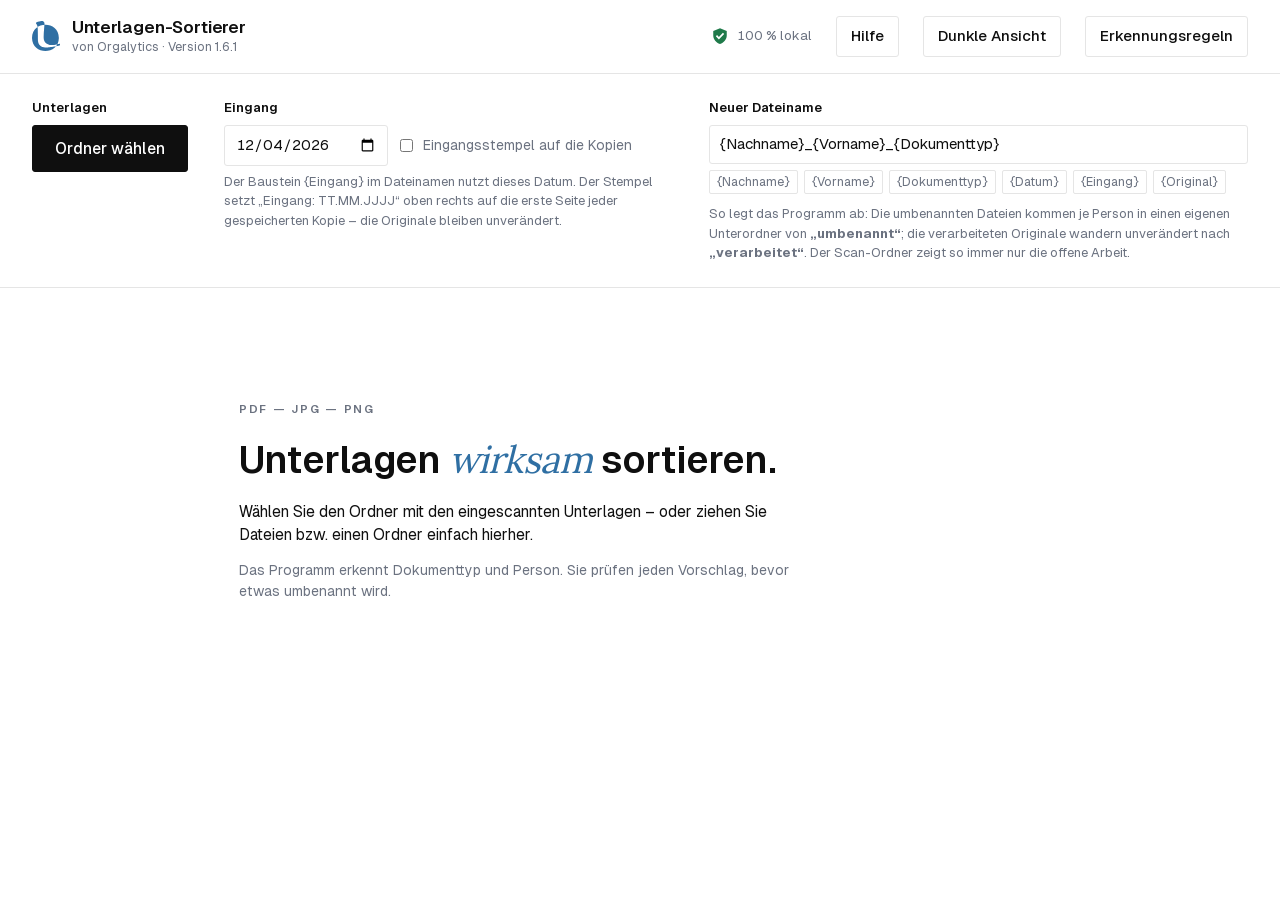
<file: Unterlagen-Sortierer/Unterlagen-Sortierer.html>
<!DOCTYPE html>
<html lang="de">
<head>
<meta charset="utf-8">
<meta name="viewport" content="width=device-width, initial-scale=1">
<title>Unterlagen-Sortierer</title>
<link rel="stylesheet" href="programm/lib/fonts.css">
<style>
:root {
  /* Markenwerte – werden aus marke.js überschrieben */
  --brand: #2f6fa3;
  --brand-ink: #0f0f0f;
  --brand-muted: #6b7280;
  --brand-line: #e5e5e5;
  --font-text: "Geist", "Segoe UI Variable Text", "Segoe UI", system-ui, sans-serif;
  --font-accent: "Lora", Georgia, "Times New Roman", serif;

  --paper: #ffffff;
  --sheet: #ffffff;
  --raised: #fafafa;
  --ink: var(--brand-ink);
  --muted: var(--brand-muted);
  --line: var(--brand-line);
  --accent: var(--brand);
  --accent-ink: #ffffff;
  --accent-soft: color-mix(in srgb, var(--brand) 7%, white);
  --action: var(--brand-ink);
  --action-ink: #ffffff;
  --ok: #1f7a4a;
  --ok-bg: #e6f4ec;
  --check: #8a5300;
  --check-bg: #fdf1dc;
  --miss: #b42318;
  --miss-bg: #fdecea;
  --focus: var(--brand);
  color-scheme: light;
}
/* Dunkle Ansicht: folgt der Systemeinstellung, der Knopf oben rechts stellt um
   (JS setzt data-theme; so bleibt die Wahl auch gegen die Systemeinstellung bestehen) */
:root[data-theme="dark"] {
    --paper: var(--brand-ink);
    --sheet: #161616;
    --raised: #1e1e1e;
    --ink: #f2f2f2;
    --muted: #a3a9b2;
    --line: #2b2b2b;
    --accent: color-mix(in srgb, var(--brand) 62%, white);
    --accent-ink: #0f0f0f;
    --accent-soft: color-mix(in srgb, var(--brand) 20%, #161616);
    --action: #f2f2f2;
    --action-ink: #0f0f0f;
    --ok: #6ccb95;
    --ok-bg: #16301f;
    --check: #e6b25a;
    --check-bg: #36290f;
    --miss: #f19389;
    --miss-bg: #3a1a18;
    --focus: color-mix(in srgb, var(--brand) 62%, white);
    color-scheme: dark;
}
* { box-sizing: border-box; }
html, body { margin: 0; }
body {
  background: var(--paper);
  color: var(--ink);
  font: 15px/1.5 var(--font-text);
  font-variant-numeric: tabular-nums;
}
button, input, select { font: inherit; color: inherit; }
:focus-visible { outline: 3px solid var(--focus); outline-offset: 2px; }

/* Kopf */
.top {
  display: flex; align-items: center; gap: 14px 24px; flex-wrap: wrap;
  padding: 16px 32px;
  border-bottom: 1px solid var(--line);
  background: var(--sheet);
}
.brand { display: flex; align-items: center; gap: 12px; min-width: 0; }
.brand .logo { display: flex; height: 30px; }
.brand .logo svg, .brand .logo img { height: 100%; width: auto; }
.brand .logo:empty { display: none; }
.brand h1 { margin: 0; font: 600 17px/1.2 var(--font-text); letter-spacing: -0.01em; }
.brand .by { display: block; font: 400 12.5px/1.3 var(--font-text); color: var(--muted); margin-top: 2px; }
.top .safe { margin-left: auto; color: var(--muted); font-size: 13.5px; display: flex; align-items: center; gap: 8px; }
.top .safe svg { flex: none; color: var(--ok); }
.brandnote { text-align: center; color: var(--muted); font-size: 12.5px; margin: 28px 0 0; }

/* Einstellungen */
.setup {
  background: var(--paper);
  display: grid; gap: 18px 36px;
  grid-template-columns: auto minmax(240px, 1fr) minmax(260px, 1.2fr);
  padding: 24px 32px;
  border-bottom: 1px solid var(--line);
}
.setup > div { min-width: 0; }
.label { display: block; font-size: 13px; font-weight: 600; color: var(--ink); margin-bottom: 8px; }
.btn {
  border: 1px solid var(--line); background: var(--sheet); border-radius: 3px; font-weight: 500;
  padding: 8px 14px; cursor: pointer; white-space: nowrap;
}
.btn:hover { border-color: var(--ink); }
.btn.primary { background: var(--action); color: var(--action-ink); border-color: var(--action); font-weight: 500; }
.btn.primary:hover { background: color-mix(in srgb, var(--action) 82%, var(--paper)); border-color: color-mix(in srgb, var(--action) 82%, var(--paper)); }
.btn:disabled { opacity: .5; cursor: not-allowed; }
.btn:disabled:hover { border-color: var(--line); }
.btn.primary:disabled:hover { background: var(--action); border-color: var(--action); }
.btn.big { padding: 11px 22px; font-size: 15.5px; }
.field { display: flex; gap: 8px; flex-wrap: wrap; }
.field input[type=text], .field input[type=date], .field select {
  border: 1px solid var(--line); background: var(--sheet); border-radius: 3px; padding: 7px 10px; min-width: 0;
}
.field input[type=text]:hover, .field input[type=date]:hover, .field select:hover { border-color: var(--muted); }
.field input[type=text] { flex: 1 1 120px; }
.hint { font-size: 13px; color: var(--muted); margin: 6px 0 0; }
.chips { display: flex; gap: 6px; flex-wrap: wrap; margin-top: 6px; }
.chip { font-size: 12.5px; border: 1px solid var(--line); background: transparent; border-radius: 2px; padding: 2px 7px; cursor: pointer; color: var(--muted); }
.chip:hover { color: var(--ink); border-color: var(--ink); }
.radio { display: flex; flex-direction: column; gap: 4px; margin-top: 10px; font-size: 14px; }
.radio label { display: flex; gap: 8px; align-items: center; cursor: pointer; }
.folder { margin-top: 8px; font-size: 14px; word-break: break-all; }
.folder strong { font-weight: 600; }

/* Status */
.status { padding: 14px 32px 0; min-height: 46px; }
.bar { height: 4px; background: var(--line); border-radius: 2px; overflow: hidden; margin-top: 8px; max-width: 520px; }
.bar > i { display: block; height: 100%; width: 0; background: var(--accent); transition: width .3s; }
.msg { font-size: 14px; }
.msg.error { color: var(--miss); font-weight: 600; }

/* Liste */
.list { padding: 10px 32px 120px; }
.empty {
  background: var(--paper);
  border: 1.5px dashed transparent; border-radius: 6px;
  padding: 56px 8px 72px; max-width: 820px; margin: 0 auto;
}
.empty .eyebrow {
  margin: 0 0 20px; font-size: 11.5px; font-weight: 600; letter-spacing: .15em;
  text-transform: uppercase; color: var(--muted);
}
.empty h2 { margin: 0 0 18px; font: 600 clamp(26px, 3.4vw, 38px)/1.12 var(--font-text); letter-spacing: -0.02em; color: var(--ink); }
.empty h2 em { font-family: var(--font-accent); font-style: italic; font-weight: 400; color: var(--accent); }
.empty p { margin: 8px 0; color: var(--ink); max-width: 58ch; font-size: 15.5px; }
.empty p.sub { color: var(--muted); font-size: 14px; margin-top: 14px; }
.tablewrap { overflow-x: auto; background: var(--sheet); border: 1px solid var(--line); border-radius: 4px; }
/* Ohne Namenserkennung (regeln.js, Standard) kommt der Name nur aus der Werkzeugleiste –
   die Namens-Spalten entfallen dann ganz */
.tablewrap.no-names .namecol { display: none; }
table { border-collapse: collapse; width: 100%; min-width: 980px; }
.tablewrap.no-names table { min-width: 760px; }
th { text-align: left; font-size: 12.5px; font-weight: 600; color: var(--muted); padding: 11px 10px; border-bottom: 1px solid var(--line); white-space: nowrap; background: var(--sheet); }
td { padding: 12px 10px; border-bottom: 1px solid var(--line); vertical-align: top; }
tr:last-child td { border-bottom: 0; }
tr.skip td { opacity: .45; }
td.sel { width: 36px; padding-top: 18px; }
td.thumb { width: 64px; }
.thumbbox {
  width: 52px; height: 68px; border: 1px solid var(--line); border-radius: 2px; background: var(--raised);
  display: grid; place-items: center; overflow: hidden; cursor: pointer; padding: 0;
}
.thumbbox:hover { border-color: var(--muted); }
.thumbbox img { width: 100%; height: 100%; object-fit: cover; object-position: top; }
.orig { font-size: 13.5px; word-break: break-all; max-width: 220px; }
.orig small { display: block; color: var(--muted); margin-top: 2px; }

/* Registerreiter für Dokumenttypen */
.tab {
  --h: 210;
  position: relative; display: inline-flex; align-items: center;
  background: hsl(var(--h) 45% 94%); color: hsl(var(--h) 45% 24%);
  border-left: 3px solid hsl(var(--h) 45% 46%);
  border-radius: 0 3px 3px 0; padding: 0 4px 0 0; max-width: 220px;
}
:root[data-theme="dark"] .tab { background: hsl(var(--h) 25% 18%); color: hsl(var(--h) 55% 85%); border-left-color: hsl(var(--h) 45% 60%); }
.tab select {
  appearance: none; -webkit-appearance: none; border: 0; background: transparent; font-weight: 600; font-size: 14px;
  padding: 5px 22px 5px 9px; cursor: pointer; max-width: 100%;
  background-image: linear-gradient(45deg, transparent 50%, currentColor 50%), linear-gradient(135deg, currentColor 50%, transparent 50%);
  background-position: right 10px top 50%, right 6px top 50%; background-size: 4px 4px; background-repeat: no-repeat;
}
.tab select option { color: var(--ink); background: var(--sheet); }
.why { font-size: 12.5px; color: var(--muted); margin-top: 5px; max-width: 220px; }

td input.name {
  width: 100%; min-width: 110px; border: 1px solid var(--line); background: var(--sheet); border-radius: 3px; padding: 5px 8px;
}
td input.name:hover { border-color: var(--muted); }
td input.name:invalid, td input.name.missing { border-color: var(--miss); background: var(--miss-bg); }
.src { font-size: 12.5px; color: var(--muted); margin-top: 5px; }
.newname { font-size: 13.5px; font-weight: 600; word-break: break-all; max-width: 300px; }
.newname.dim { font-weight: 400; color: var(--muted); }
.state { display: inline-block; font-size: 12.5px; font-weight: 600; border-radius: 2px; padding: 2px 8px; white-space: nowrap; }
.state.ok { color: var(--ok); background: var(--ok-bg); }
.state.check { color: var(--check); background: var(--check-bg); }
.state.miss { color: var(--miss); background: var(--miss-bg); }
.state.wait { color: var(--muted); background: var(--raised); }
details { margin-top: 6px; }
details summary { font-size: 12.5px; color: var(--accent); cursor: pointer; font-weight: 500; }
details pre {
  white-space: pre-wrap; font: 12.5px/1.4 Consolas, "Cascadia Mono", monospace; max-height: 220px; overflow: auto;
  background: var(--raised); border: 1px solid var(--line); border-radius: 3px; padding: 8px; margin: 6px 0 0; max-width: 520px;
}

/* Aktionsleiste */
.actions {
  position: fixed; left: 0; right: 0; bottom: 0;
  display: flex; align-items: center; gap: 18px; flex-wrap: wrap;
  padding: 14px 32px; background: var(--sheet); border-top: 1px solid var(--line);
}
.actions .summary { font-size: 14px; flex: 1 1 260px; }
.actions .summary b { font-weight: 650; }
.hidden { display: none !important; }

/* Werkzeugleiste: klebt beim Scrollen oben am Fensterrand */
.toolbar {
  position: sticky; top: 0; z-index: 30;
  display: flex; align-items: center; gap: 10px; flex-wrap: wrap;
  padding: 9px 32px; background: var(--sheet); border-bottom: 1px solid var(--line);
}
.toolbar input[type=text] {
  border: 1px solid var(--line); background: var(--sheet); border-radius: 3px;
  padding: 6px 10px; width: 150px; min-width: 0;
}
.toolbar input[type=text]:hover { border-color: var(--muted); }
.tbinfo { font-size: 13.5px; font-weight: 600; min-width: 88px; }
.tbsep { width: 1px; align-self: stretch; background: var(--line); margin: 2px 4px; }
.tbhint { margin-left: auto; color: var(--muted); font-size: 12.5px; }
@media (max-width: 1100px) { .tbhint { display: none; } }

/* Ziehen und Ablegen */
body.drag .empty { border-color: var(--accent); background: var(--accent-soft); }
body.drag .tablewrap { outline: 2px dashed var(--accent); outline-offset: -2px; }
.onlycheck { display: flex; align-items: center; gap: 7px; font-size: 14px; color: var(--muted); cursor: pointer; white-space: nowrap; }

/* Kleine Knöpfe in der Tabelle (Teilen, Verwerfen) */
.btn.mini { font-size: 12.5px; padding: 3px 9px; margin-top: 6px; border-radius: 2px; }
.btn.copied { color: var(--ok); border-color: var(--ok); }
.why.warn { color: var(--check); font-weight: 600; }

/* Teilen-Dialog */
dialog.split {
  border: 1px solid var(--line); border-radius: 6px; padding: 0;
  background: var(--sheet); color: var(--ink);
  width: min(1100px, 94vw); max-height: 90vh;
}
dialog.split::backdrop { background: rgba(0, 0, 0, .45); }
.dlghead { display: flex; align-items: baseline; gap: 12px; flex-wrap: wrap; padding: 16px 22px 12px; border-bottom: 1px solid var(--line); }
.dlghead h2 { margin: 0; font: 600 17px/1.25 var(--font-text); letter-spacing: -0.01em; }
.dlghead .file { color: var(--muted); font-size: 13.5px; word-break: break-all; }
.dlgbody { padding: 14px 22px; overflow: auto; max-height: calc(90vh - 170px); }
.dlgbody .hint { margin: 0 0 12px; }
.pages { display: flex; flex-wrap: wrap; align-items: flex-start; row-gap: 16px; }
.page { width: 168px; text-align: center; position: relative; }
.page img { width: 152px; max-height: 214px; object-fit: contain; background: #fff; border: 1px solid var(--line); border-radius: 2px; cursor: zoom-in; }
.page .pno { display: block; font-size: 12px; color: var(--muted); margin-top: 3px; }
.page .skippage {
  position: absolute; top: 4px; right: 10px; font-size: 11.5px; border: 1px solid var(--line); border-radius: 2px;
  background: var(--sheet); color: var(--muted); cursor: pointer; padding: 1px 6px;
}
.page .skippage:hover { border-color: var(--accent); color: var(--ink); }
.page .rotpage { right: auto; left: 10px; }
.page.drop img { opacity: .3; }
.page.drop .ptype { opacity: .5; }
.ptype {
  display: inline-block; font-size: 11.5px; font-weight: 600; border-radius: 2px; padding: 1px 6px; margin-top: 3px; max-width: 150px;
  overflow: hidden; text-overflow: ellipsis; white-space: nowrap;
  background: hsl(var(--h) 45% 94%); color: hsl(var(--h) 45% 24%);
}
.ptype.vage { background: var(--raised); color: var(--muted); font-weight: 500; }
:root[data-theme="dark"] .ptype { background: hsl(var(--h) 25% 18%); color: hsl(var(--h) 55% 85%); }
:root[data-theme="dark"] .ptype.vage { background: var(--raised); color: var(--muted); }
/* Hilfe-Dialog */
dialog.help { width: min(760px, 94vw); }
.steps { margin: 0 0 6px; padding-left: 22px; }
.steps li { margin: 0 0 12px; }
.dlgbody h3 { margin: 18px 0 8px; font: 600 14.5px/1.3 var(--font-text); }
.knows { margin: 0; padding-left: 22px; }
.knows li { margin: 0 0 9px; }
.steps li, .knows li { line-height: 1.5; }

/* Regeln-Ansicht */
.rule { padding: 10px 0; border-bottom: 1px solid var(--line); }
.rule:last-child { border-bottom: 0; }
.rule .tabname {
  display: inline-block; font-weight: 600; font-size: 14px; border-left: 3px solid hsl(var(--h) 45% 46%);
  background: hsl(var(--h) 45% 94%); color: hsl(var(--h) 45% 24%); border-radius: 0 3px 3px 0; padding: 3px 10px 3px 8px; margin-bottom: 7px;
}
:root[data-theme="dark"] .rule .tabname { background: hsl(var(--h) 25% 18%); color: hsl(var(--h) 55% 85%); border-left-color: hsl(var(--h) 45% 60%); }
.rule .ruleinfo { margin-left: 10px; color: var(--muted); font-size: 13px; }
.rule .kws { display: flex; flex-wrap: wrap; gap: 5px; }
.kw { font-size: 12.5px; border-radius: 2px; padding: 2px 8px; }
.kw.stark { background: var(--accent-soft); color: var(--ink); border: 1px solid color-mix(in srgb, var(--brand) 35%, var(--line)); font-weight: 600; }
.kw.schwach { background: var(--raised); color: var(--muted); border: 1px solid var(--line); }

/* Dokumentvorschau im selben Fenster */
.pv { position: fixed; inset: 0; z-index: 40; background: rgba(0, 0, 0, .55); display: grid; place-items: center; }
.pvbox {
  background: var(--sheet); color: var(--ink); border-radius: 6px; box-shadow: 0 10px 40px rgba(0,0,0,.45);
  width: min(960px, 94vw); max-height: 92vh; display: flex; flex-direction: column;
}
.pvhead { display: flex; align-items: center; gap: 8px; flex-wrap: wrap; padding: 10px 16px; border-bottom: 1px solid var(--line); }
.pvtitle { flex: 1 1 200px; font-weight: 600; word-break: break-all; }
.pvbody { display: flex; align-items: center; gap: 8px; padding: 12px; min-height: 0; }
.pvbody img { flex: 1; min-width: 0; max-height: calc(92vh - 130px); object-fit: contain; background: #fff; border: 1px solid var(--line); border-radius: 2px; }
.pvnav { font-size: 20px; padding: 6px 12px; }
.pvnav:disabled { opacity: .3; }
.pvfoot { text-align: center; color: var(--muted); font-size: 13px; padding: 0 0 10px; }
.pvfoot .pvkeys { margin-left: 14px; opacity: .75; }
.pvfoot #pvpage:empty + .pvkeys { margin-left: 0; }

.zoom {
  position: fixed; inset: 0; z-index: 50; background: rgba(0, 0, 0, .72);
  display: grid; place-items: center; cursor: zoom-out;
}
.zoom img { max-width: 92vw; max-height: 92vh; background: #fff; border-radius: 6px; box-shadow: 0 10px 40px rgba(0,0,0,.5); }
.cut { position: relative; width: 32px; min-height: 220px; align-self: stretch; border: 0; background: transparent; cursor: pointer; padding: 0; }
.cut::before { content: ""; position: absolute; left: 50%; top: 4px; bottom: 4px; width: 0; border-left: 2px dashed var(--line); }
.cut:hover::before { border-color: var(--accent); }
.cut.on::before { border-left: 3px solid var(--accent); }
.cut.on::after {
  content: "✂"; position: absolute; left: 50%; top: 50%; transform: translate(-50%, -50%);
  background: var(--accent); color: var(--accent-ink); border-radius: 50%; width: 22px; height: 22px; font-size: 13px; line-height: 22px;
}
.dlgfoot { display: flex; align-items: center; gap: 12px; flex-wrap: wrap; padding: 14px 22px; border-top: 1px solid var(--line); }
.dlgfoot .dlginfo { flex: 1 1 300px; font-size: 13.5px; color: var(--muted); }

@media (max-width: 900px) {
  .setup { grid-template-columns: 1fr; padding: 18px; }
  .top, .status, .list, .actions { padding-left: 18px; padding-right: 18px; }
}
@media (prefers-reduced-motion: reduce) { .bar > i { transition: none; } }
</style>
</head>
<body>

<header class="top">
  <div class="brand">
    <span class="logo" id="logo"></span>
    <div><h1 id="produkt">Unterlagen-Sortierer</h1><span class="by" id="firma">von Orgalytics</span></div>
  </div>
  <span class="safe" title="Alles wird auf diesem Rechner verarbeitet. Es werden keine Daten übertragen."
    aria-label="Alles wird auf diesem Rechner verarbeitet. Es werden keine Daten übertragen." tabindex="0">
    <svg width="18" height="18" viewBox="0 0 16 16" aria-hidden="true"><path fill="currentColor" d="M8 1 2 3.5v4C2 11 4.6 14 8 15c3.4-1 6-4 6-7.5v-4L8 1Zm-1 10L4.3 8.3l1.1-1.1L7 8.8l3.6-3.6 1.1 1.1L7 11Z"/></svg>
    100&nbsp;% lokal
  </span>
  <button class="btn" id="help">Hilfe</button>
  <button class="btn" id="theme" title="Zwischen heller und dunkler Ansicht wechseln">Dunkle Ansicht</button>
  <button class="btn" id="rules">Erkennungsregeln</button>
</header>

<section class="setup" aria-label="Einstellungen">
  <div>
    <span class="label">Unterlagen</span>
    <button class="btn primary big" id="pick">Ordner wählen</button>
    <input type="file" id="filepick" multiple accept=".pdf,.jpg,.jpeg,.png,application/pdf,image/jpeg,image/png" class="hidden">
    <div class="folder" id="folder"></div>
    <button class="btn" id="rescan" style="margin-top:8px" hidden>Neue Dateien einlesen</button>
  </div>

  <div>
    <span class="label">Eingang</span>
    <div class="field">
      <input type="date" id="eingang" aria-label="Eingangsdatum">
      <label class="onlycheck"><input type="checkbox" id="stempel"> Eingangsstempel auf die Kopien</label>
    </div>
    <p class="hint">Der Baustein {Eingang} im Dateinamen nutzt dieses Datum. Der Stempel setzt
      „Eingang: TT.MM.JJJJ“ oben rechts auf die erste Seite jeder gespeicherten Kopie –
      die Originale bleiben unverändert.</p>
  </div>

  <div>
    <span class="label">Neuer Dateiname</span>
    <div class="field"><input type="text" id="muster" aria-label="Muster für den Dateinamen" spellcheck="false"></div>
    <div class="chips" id="chips"></div>
    <p class="hint" style="margin-top:10px">So legt das Programm ab: Die umbenannten Dateien kommen je Person in einen
      eigenen Unterordner von <strong>„umbenannt“</strong>; die verarbeiteten Originale wandern unverändert nach
      <strong>„verarbeitet“</strong>. Der Scan-Ordner zeigt so immer nur die offene Arbeit.</p>
  </div>
</section>

<!-- Werkzeugleiste: klebt beim Scrollen oben – alles, was man je Dokumenten-Gruppe braucht -->
<div class="toolbar hidden" id="toolbar">
  <label class="onlycheck"><input type="checkbox" id="tball" checked aria-label="Alle Zeilen markieren"> Alle</label>
  <span class="tbinfo" id="tbinfo"></span>
  <input type="text" id="vNach" placeholder="Nachname" autocomplete="off" aria-label="Nachname für markierte Dateien">
  <input type="text" id="vVor" placeholder="Vorname" autocomplete="off" aria-label="Vorname für markierte Dateien">
  <button class="btn" id="vApply" disabled
    title="Erst der Klick trägt den Namen in alle markierten Zeilen ein – vorhandene Namen werden nur nach Rückfrage geändert">In markierte Zeilen eintragen</button>
  <span class="tbsep" aria-hidden="true"></span>
  <button class="btn" id="merge" disabled
    title="Die markierten Dateien in Listenreihenfolge zu einer PDF-Datei verbinden">Zu einer PDF zusammenführen</button>
  <span class="tbhint">Tipp: Shift-Klick markiert eine ganze Reihe.</span>
</div>

<div class="status" id="status" aria-live="polite"></div>

<main class="list" id="list">
  <div class="empty" id="empty">
    <p class="eyebrow">PDF — JPG — PNG</p>
    <h2>Unterlagen <em>wirksam</em> sortieren.</h2>
    <p>Wählen Sie den Ordner mit den eingescannten Unterlagen – oder ziehen Sie Dateien bzw. einen Ordner einfach hierher.</p>
    <p class="sub">Das Programm erkennt Dokumenttyp und Person. Sie prüfen jeden Vorschlag, bevor etwas umbenannt wird.</p>
  </div>
  <div class="tablewrap hidden" id="tablewrap">
    <table>
      <thead><tr>
        <th><input type="checkbox" id="all" checked aria-label="Alle auswählen"></th>
        <th></th><th>Datei</th><th>Dokumenttyp</th><th class="namecol">Nachname</th><th class="namecol">Vorname</th><th>Neuer Name</th><th>Status</th>
      </tr></thead>
      <tbody id="rows"></tbody>
    </table>
  </div>
  <p class="brandnote hidden" id="brandnote"></p>
</main>

<footer class="actions hidden" id="actions">
  <div class="summary" id="summary"></div>
  <label class="onlycheck"><input type="checkbox" id="onlycheck"> Nur zu prüfende anzeigen</label>
  <button class="btn primary big" id="apply" disabled>Umbenennen</button>
</footer>

<dialog class="split" id="rulesdlg" aria-label="Erkennungsregeln">
  <div class="dlghead"><h2>Erkennungsregeln</h2></div>
  <div class="dlgbody">
    <p class="hint">So erkennt das Programm den Dokumenttyp: Es sucht im gelesenen Text nach den folgenden Begriffen.
      <strong>Eindeutige Begriffe</strong> zählen stark, <em>unterstützende Begriffe</em> schwach; Treffer in der
      Überschrift zählen zusätzlich. Der Typ mit den meisten Punkten gewinnt – ist der Vorsprung klein, wird die
      Zeile gelb markiert („Bitte prüfen“).</p>
    <div id="rulesbody"></div>
  </div>
  <div class="dlgfoot">
    <div class="dlginfo">Begriffe ändern oder Typen ergänzen kann Ihre IT in der Datei „regeln.js“ im Programmordner
      (Anleitung: „Hinweise fuer die IT.txt“). Danach das Programm neu laden (F5).</div>
    <button class="btn" id="rulesclose">Schließen</button>
  </div>
</dialog>

<dialog class="split" id="splitdlg" aria-label="Datei teilen">
  <div class="dlghead"><h2>Sortieren und teilen</h2><span class="file" id="splitname"></span></div>
  <div class="dlgbody">
    <p class="hint">Jede Seite wird gelesen und einem Dokumenttyp zugeordnet. Trennstellen werden vorgeschlagen –
      klicken Sie zwischen zwei Seiten, um eine Trennstelle zu setzen oder zu entfernen. Seiten lassen sich mit der
      Maus in eine neue Reihenfolge ziehen; ein Klick auf eine Seite vergrößert sie. Leere Seiten (z. B. Rückseiten)
      werden erkannt und weggelassen – „behalten“ holt sie zurück. Das Original bleibt unverändert.</p>
    <div class="pages" id="splitpages"></div>
  </div>
  <div class="dlgfoot">
    <button class="btn" id="bundle" disabled
      title="Alle Seiten gleichen Dokumenttyps zusammenschieben und je Typ eine Trennstelle setzen – vor dem Teilen prüfbar und änderbar">Nach Dokumenttyp bündeln</button>
    <button class="btn" id="sortcopy" disabled
      title="Sortier-Auftrag samt Seitentexten in die Zwischenablage kopieren – zum Einfügen in den DSGVO-konformen KI-Assistenten">Sortier-Auftrag kopieren</button>
    <button class="btn" id="sortpaste" disabled
      title="Die Antwort des KI-Assistenten (Reihenfolge: 2, 1, 3 …) einfügen – die Seiten werden entsprechend umsortiert, prüfbar vor dem Teilen">KI-Antwort einfügen</button>
    <div class="dlginfo" id="splitinfo"></div>
    <button class="btn" id="splitcancel">Abbrechen</button>
    <button class="btn primary" id="splitok" disabled>Teilen</button>
  </div>
  <!-- Liegt IM Dialog, damit die Vergrößerung über dem modalen Dialog (Top-Layer) erscheint -->
  <div class="zoom hidden" id="zoom"><img id="zoomimg" alt="Vergrößerte Seitenansicht"></div>
</dialog>

<dialog class="split help" id="helpdlg" aria-label="Hilfe">
  <div class="dlghead"><h2>So funktioniert der Unterlagen-Sortierer</h2></div>
  <div class="dlgbody">
    <ol class="steps">
      <li><strong>Ordner wählen</strong> – oder Dateien bzw. einen ganzen Ordner einfach ins Fenster ziehen.
        Beim ersten Mal fragt der Browser: „Dateien bearbeiten“ zulassen.</li>
      <li><strong>Liste prüfen.</strong> Das Programm erkennt je Dokument den Typ
        (<span class="state ok">Sicher</span> ist eindeutig, <span class="state check">Bitte prüfen</span> kurz ansehen).
        Ein Klick aufs Vorschaubild öffnet die Vorschau: Pfeiltasten ←/→ blättern die Seiten, ↑/↓ wechseln das Dokument.</li>
      <li><strong>Namen eintragen.</strong> Zeilen ankreuzen (Shift-Klick markiert eine ganze Reihe),
        oben den geprüften Fallnamen eintippen und auf „In markierte Zeilen eintragen“ klicken.
        So lassen sich nacheinander mehrere Personen benennen, ohne zu scrollen.</li>
      <li><strong>Unten rechts speichern.</strong> Die umbenannten Kopien kommen je Person in einen
        Unterordner von „umbenannt“ (fertig für die eAkte), die Originale wandern unverändert nach
        „verarbeitet“ – der Scan-Ordner zeigt immer nur die offene Arbeit, auch nach einem Neustart.
        Ein Protokoll (CSV, mit Excel lesbar) liegt jedes Mal bei.</li>
    </ol>
    <h3>Gut zu wissen</h3>
    <ul class="knows">
      <li><strong>Sortieren und teilen …</strong> (an jeder mehrseitigen PDF): Seiten ansehen, mit der Maus
        umsortieren, Trennstellen anklicken, „drehen“ je Seite, „Nach Dokumenttyp bündeln“ schiebt
        Zusammengehöriges zusammen. Leere Rückseiten werden erkannt und weggelassen.</li>
      <li><strong>Zusammenführen:</strong> Zeilen ankreuzen → „… Dateien zusammenführen“ in der Leiste.
        Ein Fenster zeigt Reihenfolge, „weglassen“ und den Namensvorschlag, bevor etwas passiert.</li>
      <li><strong>KI-Assistent (über die Zwischenablage):</strong> In der Vorschau kopieren „Text kopieren“ und
        „Mit Prüfauftrag kopieren“ das ganze Dokument für euren DSGVO-konformen KI-Assistenten.
        Im Teilen-Dialog sortiert „Sortier-Auftrag kopieren“ → Antwort → „KI-Antwort einfügen“
        durcheinander gescannte Seiten automatisch.</li>
      <li><strong>Verdrehte Seiten</strong> erkennt das Programm von selbst und speichert die Kopie gerade;
        „Seite drehen“ korrigiert von Hand.</li>
      <li><strong>Eingang:</strong> Das Datum oben füllt den Baustein {Eingang} im Dateinamen; der Haken setzt
        „Eingang: TT.MM.JJJJ“ in Rot auf die erste Seite jeder Kopie.</li>
      <li><strong>Die Originale werden nie verändert.</strong> Alles läuft auf diesem Rechner –
        es werden keine Daten übertragen.</li>
    </ul>
  </div>
  <div class="dlgfoot">
    <div class="dlginfo">Mehr Details stehen in der Datei „LIESMICH.txt“ im Ordner „programm“.</div>
    <button class="btn" id="helpclose">Schließen</button>
  </div>
</dialog>

<dialog class="split" id="mergedlg" aria-label="Dateien zusammenführen">
  <div class="dlghead"><h2>Zu einer PDF zusammenführen</h2></div>
  <div class="dlgbody">
    <p class="hint">Die markierten Dateien werden in dieser Reihenfolge zu EINER PDF-Datei verbunden.
      Karten lassen sich mit der Maus umsortieren, „weglassen“ nimmt eine Datei heraus.
      Die Originale bleiben unverändert und werden nur abgewählt.</p>
    <div class="pages" id="mergecards"></div>
    <div class="field" style="margin-top:14px; align-items:center">
      <span class="label" style="margin:0 4px 0 0">Neuer Dateiname</span>
      <input type="text" id="mergename" spellcheck="false" aria-label="Dateiname der neuen PDF" style="flex:1 1 280px">
      <span class="hint" style="margin:0">.pdf</span>
    </div>
    <p class="why warn hidden" id="mergewarn" style="max-width:none">Die Dateien haben verschiedene Dokumenttypen – bitte den Typ der neuen Zeile danach prüfen.</p>
  </div>
  <div class="dlgfoot">
    <div class="dlginfo" id="mergeinfo"></div>
    <button class="btn" id="mergecancel">Abbrechen</button>
    <button class="btn primary" id="mergeok">Zusammenführen</button>
  </div>
</dialog>

<div class="pv hidden" id="preview">
  <div class="pvbox">
    <div class="pvhead">
      <span class="pvtitle" id="pvtitle"></span>
      <button class="btn" id="pvcopy">Text kopieren</button>
      <button class="btn" id="pvcheck" title="Text aller Seiten samt Prüfauftrag kopieren – zum Einfügen in den DSGVO-konformen KI-Assistenten">Mit Prüfauftrag kopieren</button>
      <button class="btn" id="pvrot" title="Seite um 90 Grad drehen – die Drehung wird beim Speichern übernommen">Seite drehen</button>
      <button class="btn" id="pvext">In neuem Fenster öffnen</button>
      <button class="btn" id="pvclose">Schließen</button>
    </div>
    <div class="pvbody">
      <button class="btn pvnav" id="pvprev" aria-label="Vorherige Seite">‹</button>
      <img id="pvimg" alt="Dokumentvorschau">
      <button class="btn pvnav" id="pvnext" aria-label="Nächste Seite">›</button>
    </div>
    <div class="pvfoot"><span id="pvpage"></span><span class="pvkeys">Pfeiltasten: ← → Seite · ↑ ↓ Dokument</span></div>
  </div>
</div>

<script src="programm/version.js"></script>
<script src="programm/marke.js"></script>
<script src="programm/regeln.js"></script>
<script src="programm/lib/pdf.min.js"></script>
<script src="programm/lib/pdf-lib.min.js"></script>
<script src="programm/lib/tesseract.min.js"></script>
<script src="programm/lib/tess-worker.js"></script>
<script src="programm/lib/deu.js"></script>
<script>
"use strict";
const $ = (s) => document.querySelector(s);
const R = window.REGELN || null;
const FS = typeof window.showDirectoryPicker === "function";
const TYPES = R ? R.dokumenttypen.map((t) => t.name) : [];
const UNKNOWN = (R && R.unbekannt) || "Sonstiges";
const PLACEHOLDERS = ["{Nachname}", "{Vorname}", "{Dokumenttyp}", "{Datum}", "{Eingang}", "{Original}"];

const state = { dir: null, items: [], busy: false, running: 0, done: new Set() };

/* ---------- Einstellungen (nur Programm-Einstellungen, keine Personendaten) ---------- */
const store = {
  get(k, d) { try { const v = localStorage.getItem("us." + k); return v === null ? d : v; } catch { return d; } },
  set(k, v) { try { localStorage.setItem("us." + k, v); } catch {} },
};
function setting(name) {
  if (name === "muster") return $("#muster").value.trim() || (R && R.dateiname) || "{Nachname}_{Vorname}_{Dokumenttyp}";
}

/* ---------- Hilfsfunktionen ---------- */
function norm(s) {
  return (" " + String(s || "").toLowerCase()
    .replace(/ä/g, "ae").replace(/ö/g, "oe").replace(/ü/g, "ue").replace(/ß/g, "ss")
    .replace(/-\s*\n\s*/g, "")
    .replace(/[^a-z0-9]+/g, " ") + " ").replace(/\s+/g, " ");
}
function titleCase(w) {
  if (!w) return w;
  if (w === w.toUpperCase()) w = w.toLowerCase();
  return w.replace(/(^|[-\s])([a-zäöü])/g, (m, a, b) => a + b.toUpperCase());
}
// Farbtöne für die Registerreiter – bewusst ohne Rot und Gelb, damit nichts wie eine Warnung aussieht
const HUES = [205, 222, 240, 258, 275, 292, 308, 182, 168, 150, 132, 195];
function hue(name) {
  let h = 0; for (const c of name) h = (h * 31 + c.charCodeAt(0)) >>> 0;
  return HUES[h % HUES.length];
}
function b64ToBytes(b64) {
  const bin = atob(b64); const out = new Uint8Array(bin.length);
  for (let i = 0; i < bin.length; i++) out[i] = bin.charCodeAt(i);
  return out;
}
function bytesToURL(bytes, type) { return URL.createObjectURL(new Blob([bytes], { type })); }
function loadScript(src) {
  return new Promise((res, rej) => { const s = document.createElement("script"); s.src = src; s.onload = res; s.onerror = () => rej(new Error("Datei fehlt: " + src)); document.head.appendChild(s); });
}
function setStatus(text, progress, isError) {
  const el = $("#status"); el.innerHTML = "";
  const m = document.createElement("div"); m.className = "msg" + (isError ? " error" : ""); m.textContent = text; el.appendChild(m);
  if (typeof progress === "number") {
    const b = document.createElement("div"); b.className = "bar"; const i = document.createElement("i"); i.style.width = Math.round(progress * 100) + "%"; b.appendChild(i); el.appendChild(b);
  }
}

/* ---------- PDF ---------- */
let pdfReady = null;
function pdfLib() {
  if (!pdfReady) pdfReady = (async () => {
    // Worker im Hauptprogramm ausführen: funktioniert auch beim Öffnen direkt von der Festplatte
    await loadScript("programm/lib/pdf.worker.min.js");
    return window.pdfjsLib;
  })();
  return pdfReady;
}

/* ---------- Texterkennung ---------- */
let ocrReady = null;
function ocr() {
  if (!ocrReady) ocrReady = withTimeout((async () => {
    const simd = WebAssembly.validate(new Uint8Array([0,97,115,109,1,0,0,0,1,5,1,96,0,1,123,3,2,1,0,10,10,1,8,0,65,0,253,15,253,98,11]));
    await loadScript(simd ? "programm/lib/tess-core-simd.js" : "programm/lib/tess-core.js");
    // Sprachdaten, Kern und Worker in einem Paket: Beim Öffnen von der Festplatte darf der Worker nichts nachladen
    const offline = 'self.fetch = function (u) {' +
      ' if (String(u).indexOf("deu.traineddata") >= 0) { var b = atob(self.__DEU), a = new Uint8Array(b.length);' +
      ' for (var i = 0; i < b.length; i++) a[i] = b.charCodeAt(i); return Promise.resolve(new Response(a)); }' +
      ' return Promise.reject(new Error("offline")); };\n';
    const workerURL = URL.createObjectURL(new Blob([
      'self.__DEU="', window.TESS_DEU_B64, '";\n', offline,
      b64ToBytes(simd ? window.TESS_CORE_SIMD_B64 : window.TESS_CORE_B64), "\n;\n",
      b64ToBytes(window.TESS_WORKER_B64)
    ], { type: "application/javascript" }));
    const n = Math.max(1, Math.min(3, Math.floor((navigator.hardwareConcurrency || 2) / 2)));
    const scheduler = Tesseract.createScheduler();
    let failed = null;
    for (let i = 0; i < n; i++) {
      const w = await withTimeout(Tesseract.createWorker("deu", 1, {
        workerPath: workerURL, corePath: "eingebettet.js", workerBlobURL: false,
        langPath: "https://offline.invalid", cacheMethod: "none",
        errorHandler: (e) => { failed = e; console.error(e); },
      }), 120000);
      if (failed) throw failed;
      scheduler.addWorker(w);
    }
    return scheduler;
  })(), 180000).catch((e) => { ocrReady = null; throw new Error("Die Texterkennung konnte nicht gestartet werden. " + (e && e.message || "")); });
  return ocrReady;
}
function withTimeout(promise, ms) {
  return Promise.race([promise, new Promise((_, rej) => setTimeout(() => rej(new Error("Zeitüberschreitung")), ms))]);
}
/* Texterkennung mit Dreh-Erkennung: Liefert die Seite aufrecht kaum brauchbaren Text,
   wird sie um 90/270/180 Grad gedreht erneut gelesen und die beste Richtung übernommen.
   rot = Drehung im Uhrzeigersinn, die die Seite gerade stellt (0/90/180/270). */
async function ocrSmart(canvas) {
  const sched = await ocr();
  // Güte einer Lesung: Konfidenz, abgewertet, wenn kaum echte Wörter herauskommen –
  // seitwärts gelesener Text bekommt von Tesseract sonst noch Konfidenz um 45.
  const quality = (r) => {
    const text = r.data.text || "";
    if (text.replace(/\s/g, "").length < 25) return 0;
    const words = (text.match(/[A-Za-zÄÖÜäöüß]{4,}/g) || []).filter((w) => /[aeiouäöü]/i.test(w)).length;
    return (r.data.confidence || 0) * Math.min(1, words / 8);
  };
  let best = await sched.addJob("recognize", canvas), bestRot = 0;
  if (quality(best) < 50) {
    for (const rot of [90, 270, 180]) {
      const r = await sched.addJob("recognize", rotateCanvas(canvas, rot));
      if (quality(r) > quality(best)) { best = r; bestRot = rot; }
    }
    if (quality(best) === 0) bestRot = 0;   // praktisch leere Seite: keine Drehung behaupten
  }
  return { text: best.data.text, rot: bestRot };
}

/* ---------- Text aus einer Datei holen ---------- */
async function readText(item) {
  const file = item.file || await item.handle.getFile();
  item.size = file.size;
  const ext = item.name.split(".").pop().toLowerCase();
  let text = "", ocrUsed = false;
  item.pageTexts = []; item.pageRot = [];
  if (ext === "pdf") {
    const pdfjs = await pdfLib();
    const doc = await pdfjs.getDocument({ data: new Uint8Array(await file.arrayBuffer()), isEvalSupported: false }).promise;
    item.pages = doc.numPages;
    // Schneller erster Durchgang: höchstens 2 Seiten Texterkennung je Datei, damit die Liste
    // zügig steht. Textseiten (digitale PDFs) kosten fast nichts und werden alle gelesen,
    // leere Rückseiten verbrauchen kein Budget. Die restlichen Seiten liest backgroundScan()
    // später im Hintergrund nach – der Teilen-Dialog nutzt diesen Vorrat.
    const total = Math.min(doc.numPages, 40);
    let ocrBudget = 2;
    let read = 0;
    for (let p = 1; p <= total; p++) {
      const page = await doc.getPage(p);
      const tc = await page.getTextContent();
      const t = tc.items.map((i) => i.str + (i.hasEOL ? "\n" : " ")).join("");
      const hatText = t.replace(/\s/g, "").length >= 40;
      let canvas = null;
      if (p === 1 || !hatText) canvas = await renderPage(page, ocrScale(page));
      let pt = null, rot = 0;
      if (hatText) pt = t;
      else if (inkRatio(canvas) < 0.004) pt = "";              // leere Seite: kein OCR nötig
      else if (ocrBudget > 0) { const r = await ocrSmart(canvas); pt = r.text; rot = r.rot; ocrUsed = true; ocrBudget--; }
      if (p === 1 && canvas) { item.thumb = thumbnail(rotateCanvas(canvas, rot)); item.thumbRot = rot; }
      page.cleanup();
      if (pt === null) break;                                  // Budget aufgebraucht – Rest nicht lesen
      item.pageTexts.push(pt); item.pageRot[p - 1] = rot; text += pt + "\n"; read++;
    }
    item.pagesRead = read;
    await doc.destroy();
  } else {
    const bmp = await createImageBitmap(file);
    const f = Math.min(1, 3000 / Math.max(bmp.width, bmp.height));
    const canvas = document.createElement("canvas"); canvas.width = Math.round(bmp.width * f); canvas.height = Math.round(bmp.height * f);
    canvas.getContext("2d").drawImage(bmp, 0, 0, canvas.width, canvas.height);
    item.pages = 1; item.pagesRead = 1;
    const r = await ocrSmart(canvas); text = r.text; ocrUsed = true;
    item.thumb = thumbnail(rotateCanvas(canvas, r.rot)); item.thumbRot = r.rot;
    item.pageTexts = [text]; item.pageRot = [r.rot];
  }
  item.ocr = ocrUsed;
  return text;
}
function thumbnail(canvas) {
  const w = 104, h = Math.round(canvas.height * (w / canvas.width));
  const c = document.createElement("canvas"); c.width = w; c.height = h;
  c.getContext("2d").drawImage(canvas, 0, 0, w, h);
  return c.toDataURL("image/jpeg", 0.7);
}
/* Eine PDF-Seite auf ein weißes Canvas zeichnen – EIN Helfer für alle Stellen */
async function renderPage(page, scale, rot) {
  const vp = page.getViewport({ scale });
  const c = document.createElement("canvas"); c.width = Math.round(vp.width); c.height = Math.round(vp.height);
  const ctx = c.getContext("2d"); ctx.fillStyle = "#fff"; ctx.fillRect(0, 0, c.width, c.height);
  await page.render({ canvasContext: ctx, viewport: vp }).promise;
  return rot ? rotateCanvas(c, rot) : c;
}
// Maßstab für die Texterkennung: nie kleiner als das Original, Kappe 2,5 (Ziel ~2600 px Kantenlänge)
function ocrScale(page) { const b = page.getViewport({ scale: 1 }); return Math.max(1, Math.min(2.5, 2600 / Math.max(b.width, b.height))); }
// Maßstab für die Anzeige: auf maxDim Kantenlänge einpassen, Kappe 3
function fitScale(page, maxDim) { const b = page.getViewport({ scale: 1 }); return Math.min(3, maxDim / Math.max(b.width, b.height)); }
// Canvas-Inhalt um 90/180/270 Grad im Uhrzeigersinn drehen
function rotateCanvas(src, rot) {
  if (!rot) return src;
  const swap = rot % 180 !== 0;
  const c = document.createElement("canvas"); c.width = swap ? src.height : src.width; c.height = swap ? src.width : src.height;
  const ctx = c.getContext("2d");
  ctx.translate(c.width / 2, c.height / 2); ctx.rotate(rot * Math.PI / 180);
  ctx.drawImage(src, -src.width / 2, -src.height / 2);
  return c;
}
function urlToCanvas(url) {
  return new Promise((res, rej) => {
    const im = new Image();
    im.onload = () => { const c = document.createElement("canvas"); c.width = im.naturalWidth; c.height = im.naturalHeight; c.getContext("2d").drawImage(im, 0, 0); res(c); };
    im.onerror = () => rej(new Error("Bild nicht lesbar"));
    im.src = url;
  });
}
/* Miniatur eines Objekts (Zeile oder Dialog-Seite) auf die Drehung rot bringen.
   obj.thumb ist die Daten-URL, obj.thumbRot die bereits eingerechnete Drehung. */
async function setRotDisplay(obj, rot) {
  const cur = obj.thumbRot || 0;
  if (!obj.thumb || rot === cur) { obj.thumbRot = rot; return; }
  try { obj.thumb = rotateCanvas(await urlToCanvas(obj.thumb), (rot - cur + 360) % 360).toDataURL("image/jpeg", 0.75); } catch {}
  obj.thumbRot = rot;
}

/* ---------- Dokumenttyp bestimmen ---------- */
function classify(text) {
  const n = norm(text), head = norm(text.slice(0, 450));
  const scores = R.dokumenttypen.map((t) => {
    let s = 0; const hits = [];
    for (const [list, w] of [[t.stark || [], 3], [t.schwach || [], 1]]) {
      for (const kw of list) {
        const k = norm(kw); if (k.trim().length < 2) continue;
        if (n.includes(k)) { s += head.includes(k) ? w * 1.5 : w; hits.push(kw); }
      }
    }
    return { name: t.name, s, hits };
  }).sort((a, b) => b.s - a.s);
  const [a, b] = scores;
  if (!a || a.s === 0) return { type: UNKNOWN, sure: false, why: "Keine passenden Begriffe gefunden" };
  const sure = a.s >= 3 && a.s >= (b ? b.s : 0) * 1.5;
  return { type: a.name, sure, why: "Erkannt an: " + a.hits.slice(0, 3).join(", ") };
}

/* ---------- Name bestimmen ---------- */
const W = "[A-ZÄÖÜ][A-Za-zÄÖÜäöüß]+(?:-[A-ZÄÖÜ][A-Za-zÄÖÜäöüß]+)?";
const NOT_PERSON = /ansprechpartner|sachbearbeit|bearbeiter|zust[aä]ndig|gez\.|i\. ?a\.|telefon|durchwahl|e-mail|vermieter|geschäftsführ|vorstand|berater/i;
const STOPWORDS = new Set(["und", "oder", "mit", "der", "die", "das", "den", "dem", "des", "von", "zu", "im", "in", "am", "an", "geb", "geboren", "sehr", "geehrte", "geehrter", "nr", "straße", "strasse", "str"]);
// Wörter, die wie ein Name aussehen, aber Feldbeschriftungen oder Adressteile sind
const FELDWORT = /^(Name|Vorname|Vornamen|Nachname|Familienname|Geburtsname|Geburtsdatum|Geburtsort|Staatsangeh(?:ö|oe)rigkeit|Anschrift|Adresse|Wohnort)$/i;
const STRASSE = /(?:weg|straße|strasse|gasse|allee|platz|ring|damm|ufer|markt|steig|hof)$/i;
// Zeilen von Firmen/Behörden, die kein Absender-Personenname sind
const ORGA = /sparkasse|bank\b|volksbank|stadtwerke|werke\b|gmbh|\bag\b|\bkg\b|kasse|amt\b|\bstadt\b|gemeinde|kreis\b|verwaltung|versicherung|fachbereich|fachdienst|abteilung|zentrum|praxis|kanzlei|verein|jobcenter|agentur/i;
function okWord(w) { return w && w.length > 1 && !STOPWORDS.has(w.toLowerCase()) && !FELDWORT.test(w); }

function findName(text) {
  // 1) Formularfelder
  let m = text.match(new RegExp("Name\\s*,\\s*Vorname[^\\S\\n]*:?[^\\S\\n]*(" + W + ")\\s*,\\s*(" + W + ")"));
  if (m && okWord(m[1]) && okWord(m[2])) return { nachname: titleCase(m[1]), vorname: titleCase(m[2]), src: "Formularfeld", sure: true };
  // Beschriftung und Wert dürfen auch untereinander stehen (Formular-Tabellen), daher optional ein Zeilenumbruch
  const fn = text.match(new RegExp("(?:Familienname|Nachname)(?:\\s*\\(.*?\\))?[^\\S\\n]*:?(?:[^\\S\\n]*\\n)?[^\\S\\n]*(" + W + ")"))
         || (/Vorname/.test(text) && text.match(new RegExp("(?:^|\\n)[^\\S\\n]*Name[^\\S\\n]*:[^\\S\\n]*(" + W + ")[^\\S\\n]*(?=\\n|$)")));
  const vn = text.match(new RegExp("Vorname(?:\\(n\\)|n)?(?:\\s*\\(.*?\\))?[^\\S\\n]*:?(?:[^\\S\\n]*\\n)?[^\\S\\n]*(" + W + ")(?:[^\\S\\n]+(" + W + "))?"));
  const vnText = vn && okWord(vn[1]) ? titleCase(vn[1]) + (vn[2] && okWord(vn[2]) ? " " + titleCase(vn[2]) : "") : "";
  if (fn && okWord(fn[1])) return { nachname: titleCase(fn[1]), vorname: vnText, src: "Formularfeld", sure: !!vnText };
  // Beschriftete Felder mit vollem Namen („Mieterin Helga Maria Brandt“, „Patientin: …“, „Kontoinhaber …“)
  m = text.match(new RegExp("(?:^|[^A-Za-zäöüß])(?:Mieter(?:in)?|Patient(?:in)?|Kontoinhaber(?:in)?|Versicherungsnehmer(?:in)?)[^\\S\\n]*:?[^\\S\\n]*(" + W + ")(?:[^\\S\\n]+(" + W + "))?[^\\S\\n]+(" + W + ")"));
  if (m && okWord(m[1]) && okWord(m[3]) && !STRASSE.test(m[3]))
    return { nachname: titleCase(m[3]), vorname: titleCase(m[1]) + (m[2] && okWord(m[2]) ? " " + titleCase(m[2]) : ""), src: "Formularfeld", sure: true };
  // 2) Anschrift / Anrede: "Herrn" steht oft allein in einer Zeile, darunter der Name (auch mit Leerzeilen dazwischen)
  const SAL = "(?:Herrn|Herr|Frau)(?:\\s+und\\s+(?:Herrn|Herr|Frau))?";
  const t2 = text.replace(new RegExp("(^|\\n)[^\\S\\n]*(" + SAL + ")[^\\S\\n]*\\n\\s*", "g"), "$1$2 ");
  const re = new RegExp("(?:^|[^A-Za-zäöüß])" + SAL + "\\s+(?:Dr\\.\\s*)?(" + W + ")(?:\\s+und\\s+" + W + ")?\\s+(" + W + ")(?:[^\\S\\n]+(" + W + "))?");
  const lines = t2.split("\n");
  for (let i = 0; i < lines.length; i++) {
    const line = lines[i];
    if (NOT_PERSON.test(line)) continue;
    const next = lines.slice(i + 1).find((l) => l.trim()) || "";
    if (NOT_PERSON.test(next) && next.trim().length < 40) continue;   // z. B. "- Vermieter -" unter der Zeile
    const a = re.exec(line);
    if (a && okWord(a[1]) && okWord(a[2])) {
      // Zwei Vornamen („Frau Helga Maria Brandt“): letztes Wort ist der Nachname – außer es ist eine Straße
      if (a[3] && okWord(a[3]) && !STRASSE.test(a[3]))
        return { nachname: titleCase(a[3]), vorname: titleCase(a[1]) + " " + titleCase(a[2]), src: "Anschrift", sure: false };
      return { nachname: titleCase(a[2]), vorname: titleCase(a[1]), src: "Anschrift", sure: false };
    }
  }
  // 3) Absenderblock: Name allein in einer Zeile, direkt darüber von Straße + Hausnummer gefolgt
  const reAbs = new RegExp("^(" + W + ")(?:[^\\S\\n]+(" + W + "))?[^\\S\\n]+(" + W + ")[^\\S\\n]*$");
  const rawLines = text.split("\n");
  for (let i = 0; i < rawLines.length; i++) {
    const line = rawLines[i].trim();
    if (!line || NOT_PERSON.test(line) || ORGA.test(line)) continue;
    const a = reAbs.exec(line);
    if (!a || !okWord(a[1]) || !okWord(a[3]) || STRASSE.test(a[3])) continue;
    const next = (rawLines.slice(i + 1).find((l) => l.trim()) || "").trim();
    if (/(?:weg|straße|strasse|str\.|gasse|allee|platz|ring|damm|ufer)\s+\d{1,4}/i.test(next))
      return { nachname: titleCase(a[3]), vorname: titleCase(a[1]) + (a[2] && okWord(a[2]) ? " " + titleCase(a[2]) : ""), src: "Absender", sure: false };
  }
  // 4) Briefanrede („Sehr geehrte Frau Brandt“) – nur Nachname
  m = text.match(new RegExp("Sehr\\s+geehrte[rs]?\\s+(?:Frau|Herrn?)\\s+(?:Dr\\.\\s*)?(" + W + ")"));
  if (m && okWord(m[1])) return { nachname: titleCase(m[1]), vorname: "", src: "Anrede", sure: false };
  return { nachname: "", vorname: "", src: "nicht gefunden", sure: false };
}
/* Namensfeld oben: Erst der Klick trägt den Namen in alle MARKIERTEN Zeilen ein.
   Vorhandene (erkannte oder von Hand gesetzte) Namen werden nur nach Rückfrage geändert. */
function applyNameToSelected() {
  const vN = $("#vNach").value.trim(), vV = $("#vVor").value.trim();
  if (!vN || state.busy) return;
  const sel = state.items.filter((i) => i.selected && i.status === "done");
  if (!sel.length) { setStatus("Keine markierten Zeilen – bitte zuerst Dateien ankreuzen."); return; }
  const anders = sel.filter((i) => (i.nachname || i.vorname) && (i.nachname !== vN || i.vorname !== vV)).length;
  if (anders && !confirm(`${anders} der markierten ${anders === 1 ? "Datei hat" : "Dateien haben"} schon einen Namen. Auch ${anders === 1 ? "diesen" : "diese"} auf „${vN}${vV ? ", " + vV : ""}“ ändern?`)) return;
  for (const it of sel) { it.nachname = vN; it.vorname = vV; it.manual.nachname = true; it.manual.vorname = true; renderRow(it); }
  updateActions();
  setStatus(`Name „${vN}${vV ? ", " + vV : ""}“ in ${sel.length} markierte ${sel.length === 1 ? "Zeile" : "Zeilen"} eingetragen.`);
}

/* ---------- Datum ---------- */
function findDate(text) {
  const re = /\b(\d{1,2})\.\s?(\d{1,2})\.\s?(\d{4}|\d{2})\b/g; let m;
  while ((m = re.exec(text))) {
    let [, d, mo, y] = m; d = +d; mo = +mo; y = +y; if (y < 100) y += y > 50 ? 1900 : 2000;
    if (d >= 1 && d <= 31 && mo >= 1 && mo <= 12 && y >= 1990 && y <= 2100) return `${y}-${String(mo).padStart(2, "0")}-${String(d).padStart(2, "0")}`;
  }
  return "";
}

/* ---------- Dateiname ---------- */
function clean(v) { return String(v || "").trim().replace(/[<>:"/\\|?*\x00-\x1F]/g, "").replace(/\s+/g, "-"); }
function buildName(item) {
  const ext = "." + item.name.split(".").pop().toLowerCase();
  // Im Zusammenführen-Dialog von Hand vergebener Name: gilt fest, Muster greift nicht
  if (item.fixedName) return (String(item.fixedName).replace(/[<>:"/\\|?*\x00-\x1F]/g, "").trim().slice(0, 150) || "Dokument") + ext;
  const orig = item.name.replace(/\.[^.]+$/, "");
  let s = setting("muster")
    .replace(/\{Nachname\}/gi, clean(item.nachname) || "Unbekannt")
    .replace(/\{Vorname\}/gi, clean(item.vorname))
    .replace(/\{Dokumenttyp\}/gi, clean(item.type) || UNKNOWN)
    .replace(/\{Datum\}/gi, item.datum || "")
    .replace(/\{Eingang\}/gi, $("#eingang").value || "")
    .replace(/\{Original\}/gi, clean(orig));
  s = s.replace(/[<>:"/\\|?*\x00-\x1F]/g, "").replace(/_{2,}/g, "_").replace(/-{2,}/g, "-").replace(/^[_\-. ]+|[_\-. ]+$/g, "");
  if (!s) s = clean(orig) || "Dokument";
  return s.slice(0, 150) + ext;
}

/* ---------- Ordner / Dateien laden ---------- */
const EXT = /\.(pdf|jpe?g|png)$/i;
async function pickFolder() {
  if (state.busy) return;
  if (!FS) { $("#filepick").click(); return; }
  let dir;
  try { dir = await window.showDirectoryPicker({ id: "unterlagen", mode: "readwrite" }); }
  catch (e) {
    if (e && e.name === "AbortError") return;
    setStatus("Der Ordner konnte nicht geöffnet werden. Sie können stattdessen einzelne Dateien auswählen.", undefined, true);
    $("#filepick").click(); return;
  }
  await useDirectory(dir);
}
async function useDirectory(dir) {
  const items = [];
  for await (const [name, h] of dir.entries()) if (h.kind === "file" && EXT.test(name) && !name.startsWith("~$")) items.push({ name, handle: h });
  state.dir = dir; state.done = new Set();
  $("#folder").innerHTML = ""; const f = document.createElement("span"); f.innerHTML = "Ordner: <strong></strong>"; f.querySelector("strong").textContent = dir.name; $("#folder").appendChild(f);
  start(items);
}
/* Nur die NEUEN Dateien aus dem Ordner nachlesen (Scanner legt laufend ab);
   bereits erledigte Zeilen verschwinden dabei aus der Übersicht. */
async function rescanFolder() {
  if (!state.dir || state.busy) return;
  const before = state.items.length;
  state.items = state.items.filter((i) => i.status !== "applied");
  const cleaned = before !== state.items.length;
  const have = new Set(state.items.map((i) => (i.originalName || i.name).toLowerCase()));
  const fresh = [];
  for await (const [name, h] of state.dir.entries())
    if (h.kind === "file" && EXT.test(name) && !name.startsWith("~$") &&
        !state.done.has(name.toLowerCase()) && !have.has(name.toLowerCase()))
      fresh.push({ name, handle: h });
  if (!fresh.length) {
    render();
    setStatus(cleaned ? "Erledigte Zeilen ausgeblendet. Keine neuen Dateien im Ordner." : "Keine neuen Dateien im Ordner.");
    return;
  }
  await start(fresh, true);
}
/* Dateien oder einen ganzen Ordner aufs Fenster ziehen */
function initDrop() {
  const hasFiles = (e) => e.dataTransfer && [...e.dataTransfer.types].includes("Files");
  for (const ev of ["dragover", "dragenter"]) addEventListener(ev, (e) => {
    if (!hasFiles(e) || state.busy) return;
    e.preventDefault(); document.body.classList.add("drag");
  });
  addEventListener("dragleave", (e) => { if (!e.relatedTarget) document.body.classList.remove("drag"); });
  addEventListener("drop", async (e) => {
    if (!hasFiles(e)) return;
    e.preventDefault(); document.body.classList.remove("drag");
    if (state.busy) return;
    const items = [...(e.dataTransfer.items || [])];
    if (FS && items.length === 1 && typeof items[0].getAsFileSystemHandle === "function") {
      try {
        const h = await items[0].getAsFileSystemHandle();
        if (h && h.kind === "directory") {
          // Erster Ordner wird Stammordner; weitere Ordner werden nur ausgelesen und ergänzt
          if (state.dir) await addExternalDir(h); else await useDirectory(h);
          return;
        }
      } catch {}
    }
    const files = [...e.dataTransfer.files].filter((f) => EXT.test(f.name));
    if (files.length) pickFiles(files);
    else setStatus("Darunter waren keine PDF-, JPG- oder PNG-Dateien.", undefined, true);
  });
}
function pickFiles(files) {
  const items = [...files].filter((f) => EXT.test(f.name)).map((f) => ({ name: f.name, file: f }));
  if (state.dir) {
    // Es gibt schon einen Stammordner: zugezogene Dateien ERGÄNZEN die Liste.
    // Gespeichert werden sie später in den Stammordner; ihre Originale bleiben, wo sie sind.
    const have = new Set(state.items.map((i) => (i.originalName || i.name).toLowerCase()));
    const add = items.filter((i) => !have.has(i.name.toLowerCase()) && !state.done.has(i.name.toLowerCase()));
    add.forEach((it) => { it.extern = true; it.partInfo = "Per Drag & Drop hinzugefügt"; });
    if (!add.length) { setStatus("Diese Dateien stehen schon in der Liste."); return; }
    if (add.length < items.length) setStatus(`${items.length - add.length} ${items.length - add.length === 1 ? "Datei stand" : "Dateien standen"} schon in der Liste.`);
    start(add, true);
    return;
  }
  state.dir = null;
  $("#folder").textContent = items.length + " Dateien ausgewählt";
  start(items);
}
/* Einen zugezogenen fremden Ordner nur AUSLESEN (nichts daran ändern) und die Dateien ergänzen */
async function addExternalDir(dir) {
  const files = [];
  for await (const [name, h] of dir.entries())
    if (h.kind === "file" && EXT.test(name) && !name.startsWith("~$")) files.push(await h.getFile());
  if (!files.length) { setStatus("In diesem Ordner liegen keine PDF-, JPG- oder PNG-Dateien.", undefined, true); return; }
  pickFiles(files);
}
async function start(items, append) {
  items.sort((a, b) => a.name.localeCompare(b.name, "de", { numeric: true }));
  items.forEach((it) => Object.assign(it, { status: "wait", selected: true, type: "", nachname: "", vorname: "", datum: "", manual: {} }));
  state.items = append ? state.items.concat(items) : items;
  render();
  if (!state.items.length) { setStatus("In diesem Ordner liegen keine PDF-, JPG- oder PNG-Dateien.", undefined, true); return; }
  if (!items.length) return;
  state.busy = true; updateActions();
  let done = 0;
  const queue = items.slice();
  const workers = Math.max(1, Math.min(3, Math.floor((navigator.hardwareConcurrency || 2) / 2)));
  setStatus(`Lese ${items.length} Dateien … Beim ersten Mal wird die Texterkennung vorbereitet.`, 0);
  const t0 = performance.now();
  async function runner() {
    while (queue.length) {
      const it = queue.shift();
      it.status = "work"; renderRow(it);
      try {
        it.text = await readText(it);
        analyse(it);
      } catch (e) {
        console.error(e);
        it.status = "error";
        const msg = String(e && e.name) + String(e && e.message);
        it.error = /password/i.test(msg) ? "Datei ist kennwortgeschützt" : "Datei konnte nicht gelesen werden";
        if (/Texterkennung/.test(msg)) { it.error = "Texterkennung nicht verfügbar"; setStatus(e.message, undefined, true); }
      }
      done++; renderRow(it);
      const left = items.length - done;
      const per = (performance.now() - t0) / done;
      setStatus(left ? `${done} von ${items.length} gelesen. Noch etwa ${Math.max(1, Math.round(per * left / workers / 1000))} Sekunden.` : "", done / items.length);
      updateActions();
    }
  }
  await Promise.all(Array.from({ length: workers }, runner));
  state.busy = false;
  const errs = items.filter((i) => i.status === "error").length;
  setStatus(`Fertig: ${items.length - errs} Dateien gelesen${errs ? `, ${errs} mit Fehler` : ""}. Bitte die gelb markierten Vorschläge prüfen.`);
  updateActions();
  backgroundScan();   // restliche Seiten mehrseitiger PDFs leise nachlesen
}
function analyse(it) {
  const c = classify(it.text);
  if (!it.manual.type) { it.type = c.type; it.typeSure = c.sure; it.why = c.why; }
  // Je Kunde abschaltbar (regeln.js, namenErkennen: false): Dann gilt nur der
  // oben eingetragene Fallname – die Tabelle zeigt keine erkannten Namen.
  const nm = R.namenErkennen === false
    ? { nachname: "", vorname: "", src: "", sure: false }
    : findName(it.text);
  if (!it.manual.nachname) it.nachname = nm.nachname;
  if (!it.manual.vorname) it.vorname = nm.vorname;
  if (!it.manual.nachname && !it.manual.vorname) { it.nameSrc = nm.src; it.nameSure = nm.sure; }
  it.datum = findDate(it.text);
  // Hinweis, wenn die gelesenen Seiten sicher zu verschiedenen Dokumenttypen gehören
  it.multiHint = false;
  if ((it.pageTexts || []).length > 1) {
    const sureTypes = new Set(surePageTypes(it).filter((c) => c.sure).map((c) => c.type));
    if (sureTypes.size > 1) it.multiHint = true;
  }
  it.status = "done";
}
/* Klassifikation je gelesener Seite, einmal berechnet und wiederverwendet
   (analyse() läuft bei jedem Tastendruck in den Vorgabe-Feldern über alle Dateien) */
function surePageTypes(it) {
  const pts = it.pageTexts || [];
  if (!it._pageCls) it._pageCls = { n: 0, list: [] };
  const c = it._pageCls;
  if (c.n > pts.length) { c.n = 0; c.list = []; }
  while (c.n < pts.length) { c.list.push(classify(pts[c.n])); c.n++; }
  return c.list;
}

/* ---------- Hintergrund-Lesen der restlichen Seiten ----------
   Läuft an, sobald die Liste steht: liest die noch ungelesenen Seiten mehrseitiger PDFs,
   damit der Teilen-Dialog sofort klassifizierte Seiten vorfindet und der Mehrtyp-Hinweis
   auch bei langen Stapeln erscheint. Ändert NIE Typ oder Name bereits angezeigter Zeilen.
   Pausiert, während gespeichert wird oder der Teilen-Dialog offen ist. */
// Eine Seite lesen: Textebene → leere Seite → Texterkennung (mit Dreh-Erkennung)
async function readPageText(doc, p) {
  const page = await doc.getPage(p);
  const tc = await page.getTextContent();
  let t = tc.items.map((i) => i.str + (i.hasEOL ? "\n" : " ")).join(""), rot = 0, ocrUsed = false;
  if (t.replace(/\s/g, "").length < 40) {
    const canvas = await renderPage(page, ocrScale(page));
    if (inkRatio(canvas) < 0.004) t = "";
    else { const r = await ocrSmart(canvas); t = r.text; rot = r.rot; ocrUsed = true; }
  }
  page.cleanup();
  return { t, rot, ocrUsed };
}
async function backgroundScan() {
  if (state.bgRunning) return;
  state.bgRunning = true;
  try {
    const pdfjs = await pdfLib();
    for (const it of [...state.items]) {
      if (state.busy || $("#splitdlg").open) break;
      if (!state.items.includes(it) || it.status !== "done" || !/\.pdf$/i.test(it.name)) continue;
      const max = Math.min(it.pages || 0, 40);
      if (!it.pageTexts || (it.pagesRead || 0) >= max || it.bgLock) continue;
      it.bgLock = true;   // verhindert, dass „Text kopieren“ dieselben Seiten gleichzeitig liest
      const doc = await pdfjs.getDocument({ data: (await fileBytes(it)).slice(), isEvalSupported: false }).promise;
      try {
        for (let p = (it.pagesRead || 0) + 1; p <= max; p++) {
          if (state.busy || $("#splitdlg").open || !state.items.includes(it) || it.status !== "done") break;
          const r = await readPageText(doc, p);
          if (r.ocrUsed) it.ocr = true;
          it.pageTexts.push(r.t); (it.pageRot || (it.pageRot = []))[p - 1] = r.rot; it.pagesRead = p;
          // Mehrtyp-Hinweis nachziehen (ohne eine Zeile zu stören, in der gerade getippt wird)
          if (!it.multiHint) {
            const sure = new Set(surePageTypes(it).filter((c) => c.sure).map((c) => c.type));
            if (sure.size > 1) {
              it.multiHint = true;
              if (it.tr && !it.tr.contains(document.activeElement)) renderRow(it);
            }
          }
        }
      } finally { await doc.destroy(); it.bgLock = false; }
    }
  } catch (e) { console.error(e); }
  state.bgRunning = false;
}
/* Gesamter erkannter Text eines Dokuments (alle bisher gelesenen Seiten) */
function fullText(it) {
  return (it.pageTexts && it.pageTexts.length ? it.pageTexts.join("\n") : it.text) || "";
}
/* Fürs Kopieren fehlende Seiten SOFORT nachlesen – ohne die 40-Seiten-Kappe,
   damit wirklich das ganze Dokument in die Zwischenablage kommt. */
async function readRemaining(it, onProgress) {
  if (!/\.pdf$/i.test(it.name) || !it.pageTexts) return;
  while (it.bgLock) await new Promise((r) => setTimeout(r, 200));   // Hintergrund-Lesen abwarten
  if ((it.pagesRead || 0) >= (it.pages || 0)) return;
  it.bgLock = true;
  const pdfjs = await pdfLib();
  const doc = await pdfjs.getDocument({ data: (await fileBytes(it)).slice(), isEvalSupported: false }).promise;
  try {
    for (let p = (it.pagesRead || 0) + 1; p <= it.pages; p++) {
      if (onProgress) onProgress(p, it.pages);
      const r = await readPageText(doc, p);
      if (r.ocrUsed) it.ocr = true;
      it.pageTexts.push(r.t); (it.pageRot || (it.pageRot = []))[p - 1] = r.rot; it.pagesRead = p;
    }
    it.text = fullText(it);
  } finally { await doc.destroy(); it.bgLock = false; }
}

/* ---------- Teilen und Zusammenführen ---------- */
async function fileBytes(it) {
  if (it.data) return it.data;
  const f = it.file || await it.handle.getFile();
  return new Uint8Array(await f.arrayBuffer());
}
function newItem(props) {
  return Object.assign({
    derived: true, status: "done", selected: true,
    type: "", nachname: "", vorname: "", datum: "", manual: {},
  }, props);
}
// Namen neu erstellter Dateien in der Liste eindeutig halten (z. B. zweimal „…_gesamt.pdf“)
function uniqueListName(name) {
  const dot = name.lastIndexOf("."), base = name.slice(0, dot), ext = name.slice(dot);
  let n = name, i = 2;
  while (state.items.some((s) => s.name === n)) n = `${base}_${i++}${ext}`;
  return n;
}
// Seitendrehung in eine pdf-lib-Seite schreiben (zusätzlich zur schon vorhandenen Drehung)
function turnPage(pg, rot) {
  if (rot) pg.setRotation(PDFLib.degrees((((pg.getRotation().angle || 0) + rot) % 360 + 360) % 360));
}

const split = { item: null, pages: [], order: [], cuts: new Set(), bytes: null, doc: null, auto: true, abort: false, running: false, drag: undefined };

function canSplit(it) { return it.status === "done" && it.pages > 1 && /\.pdf$/i.test(it.name); }

// Anteil dunkler Pixel – erkennt leere Seiten (Rückseiten beim Duplex-Scan)
function inkRatio(canvas) {
  const d = canvas.getContext("2d").getImageData(0, 0, canvas.width, canvas.height).data;
  let dark = 0; const n = d.length / 4;
  for (let i = 0; i < d.length; i += 4) if ((d[i] + d[i + 1] + d[i + 2]) / 3 < 160) dark++;
  return dark / n;
}

async function openSplit(it) {
  if (state.busy || split.running) return;
  split.item = it; split.pages = []; split.order = []; split.cuts = new Set(); split.auto = true; split.abort = false; split.running = true; split.drag = undefined;
  $("#splitname").textContent = it.originalName || it.name;
  $("#splitpages").innerHTML = "";
  $("#splitok").disabled = true; $("#splitok").textContent = "Teilen";
  $("#splitinfo").textContent = "Die Seiten werden gelesen …";
  $("#splitdlg").showModal();
  try {
    split.bytes = await fileBytes(it);
    const pdfjs = await pdfLib();
    const doc = await pdfjs.getDocument({ data: split.bytes.slice(), isEvalSupported: false }).promise;
    split.doc = doc;   // bleibt für die Zoom-Ansicht geöffnet, wird beim Schließen freigegeben
    const total = doc.numPages;
    // 1. Durchgang: alle Miniaturen sofort – auch bei 30+ Seiten ist der Überblick gleich da
    for (let p = 1; p <= total; p++) {
      if (split.abort) break;
      const page = await doc.getPage(p);
      const known = (it.pageRot || [])[p - 1] || 0;     // schon erkannte Drehung gleich anwenden
      const tc2 = await renderPage(page, fitScale(page, 440), known);
      const rec = { thumb: tc2.toDataURL("image/jpeg", 0.75), thumbRot: known, rot: known, ink: inkRatio(tc2), text: "", ocr: false, cls: null, leer: false, drop: false };
      split.pages.push(rec);
      addSplitPage(p, rec);
      page.cleanup();
      $("#splitinfo").textContent = `Seitenvorschau ${p} von ${total} …`;
    }
    // 2. Durchgang: Text und Dokumenttyp je Seite. Bereits (im Hintergrund) gelesene Seiten
    // kommen aus dem Vorrat und sind sofort klassifiziert; leere Seiten überspringen die OCR.
    for (let p = 1; p <= total && !split.abort; p++) {
      const rec = split.pages[p - 1];
      const cached = (split.item.pageTexts || [])[p - 1];
      if (cached !== undefined) {
        rec.text = cached; rec.cls = classify(cached);
        if (cached === "") { rec.leer = true; rec.drop = true; }
        markSplitPage(p, rec);
        continue;
      }
      const page = await doc.getPage(p);
      const tcont = await page.getTextContent();
      let t = tcont.items.map((i) => i.str + (i.hasEOL ? "\n" : " ")).join("");
      if (t.replace(/\s/g, "").length < 15 && rec.ink < 0.004) {
        rec.leer = true; rec.drop = true; t = "";
      } else if (t.replace(/\s/g, "").length < 40) {
        const canvas = await renderPage(page, ocrScale(page));
        if (split.abort) { page.cleanup(); break; }
        const r = await ocrSmart(canvas);
        t = r.text; rec.ocr = true;
        if (r.rot) {                                   // verdrehte Seite: merken und gerade anzeigen
          rec.rot = r.rot; (split.item.pageRot || (split.item.pageRot = []))[p - 1] = r.rot;
          await setRotDisplay(rec, r.rot);
        }
      }
      rec.text = t; rec.cls = classify(t);
      markSplitPage(p, rec);
      page.cleanup();
      $("#splitinfo").textContent = p < total ? `Seite ${p} von ${total} gelesen …` : "";
    }
    split.running = false;
    if (!split.abort) {
      if (split.auto) { proposeCuts(); }
      updateSplitInfo();
    }
  } catch (e) {
    console.error(e);
    if (!split.abort) $("#splitinfo").textContent = "Die Datei konnte nicht gelesen werden: " + (e && e.message || e);
  }
  split.running = false;
}
function addSplitPage(p, rec) {
  split.order.push(p - 1);
  renderSplitCard($("#splitpages"), split.order.length - 1, p - 1, rec);
}
function renderSplitCard(wrap, disp, orig, rec) {
  if (disp > 0) {
    const cut = document.createElement("button"); cut.type = "button"; cut.className = "cut" + (split.cuts.has(disp) ? " on" : ""); cut.dataset.i = String(disp);
    cut.setAttribute("aria-label", "Trennstelle an Position " + (disp + 1));
    cut.onclick = () => { split.auto = false; toggleCut(disp); };
    wrap.appendChild(cut);
  }
  const card = document.createElement("div"); card.className = "page"; card.dataset.p = String(orig + 1); card.dataset.disp = String(disp);
  card.draggable = true; card.title = "Mit der Maus in eine neue Reihenfolge ziehen";
  card.ondragstart = (e) => { split.drag = disp; e.dataTransfer.effectAllowed = "move"; };
  card.ondragover = (e) => { e.preventDefault(); e.dataTransfer.dropEffect = "move"; };
  card.ondrop = (e) => { e.preventDefault(); if (split.drag !== undefined && split.drag !== disp) movePage(split.drag, disp); split.drag = undefined; };
  const img = document.createElement("img"); img.src = rec.thumb; img.alt = "Seite " + (orig + 1); img.title = "Seite vergrößern";
  img.onclick = () => zoomPage(orig + 1);
  const no = document.createElement("span"); no.className = "pno"; no.textContent = "Seite " + (orig + 1);
  const ty = document.createElement("span"); ty.className = "ptype vage"; ty.textContent = "wird gelesen …";
  const skip = document.createElement("button"); skip.type = "button"; skip.className = "skippage"; skip.textContent = "weglassen";
  skip.title = "Diese Seite beim Teilen weglassen";
  skip.onclick = () => { rec.drop = !rec.drop; card.classList.toggle("drop", rec.drop); skip.textContent = rec.drop ? "behalten" : "weglassen"; updateSplitInfo(); };
  const rt = document.createElement("button"); rt.type = "button"; rt.className = "skippage rotpage"; rt.textContent = "drehen";
  rt.title = "Diese Seite um 90 Grad drehen – die Drehung wird mitgespeichert";
  rt.onclick = async () => {
    rec.rot = ((rec.rot || 0) + 90) % 360;
    (split.item.pageRot || (split.item.pageRot = []))[orig] = rec.rot;
    await setRotDisplay(rec, rec.rot);
    img.src = rec.thumb;
    if (orig === 0) {                                               // Zeilen-Miniatur (Seite 1) mitdrehen
      await setRotDisplay(split.item, rec.rot);
      if (split.item.tr && !split.item.tr.contains(document.activeElement)) renderRow(split.item);
    }
  };
  card.append(img, no, ty, skip, rt);
  wrap.appendChild(card);
  if (rec.cls || rec.leer) fillCardState(card, rec);
}
function fillCardState(card, rec) {
  const ty = card.querySelector(".ptype"), skip = card.querySelector(".skippage:not(.rotpage)");
  const img = card.querySelector("img");
  if (img.src !== rec.thumb) img.src = rec.thumb;
  if (rec.leer) { ty.textContent = "Leer"; ty.className = "ptype vage"; }
  else if (rec.cls && rec.cls.sure) { ty.textContent = rec.cls.type; ty.className = "ptype"; ty.style.setProperty("--h", hue(rec.cls.type)); }
  else if (rec.cls && rec.cls.type !== UNKNOWN) { ty.textContent = rec.cls.type + "?"; ty.className = "ptype vage"; }
  else if (rec.cls) { ty.textContent = "unklar"; ty.className = "ptype vage"; }
  card.classList.toggle("drop", rec.drop);
  skip.textContent = rec.drop ? "behalten" : "weglassen";
}
function markSplitPage(p, rec) {
  const card = $("#splitpages").querySelector(`.page[data-p="${p}"]`);
  if (card) fillCardState(card, rec);
}
function renderSplitPages() {
  const wrap = $("#splitpages"); wrap.innerHTML = "";
  split.order.forEach((orig, disp) => renderSplitCard(wrap, disp, orig, split.pages[orig]));
}
/* „Nach Dokumenttyp bündeln“: Seiten gleichen Typs zusammenschieben (Reihenfolge innerhalb
   des Typs bleibt), Trennstellen je Typ setzen. Nur die ANSICHT ändert sich – die Mitarbeiterin
   kann danach weiter Seiten verschieben und Trennstellen ändern; gespeichert wird erst beim Teilen. */
function bundleByType() {
  if (split.running) return;
  const key = (o) => { const r = split.pages[o]; return r.leer ? "···leer" : (r.cls && r.cls.type) || "?"; };
  const groups = [];   // Reihenfolge = erstes Vorkommen; leere Seiten ans Ende
  for (const o of split.order) {
    const k = key(o);
    let g = groups.find((x) => x.k === k);
    if (!g) { g = { k, pages: [] }; groups.push(g); }
    g.pages.push(o);
  }
  groups.sort((a, b) => (a.k === "···leer") - (b.k === "···leer"));
  split.order = groups.flatMap((g) => g.pages);
  split.cuts = new Set();
  let pos = 0;
  for (const g of groups) { if (pos > 0) split.cuts.add(pos); pos += g.pages.length; }
  split.auto = false;
  renderSplitPages();
  updateSplitInfo();
}
/* Sortieren mit dem KI-Assistenten (offline-konform über die Zwischenablage):
   "Sortier-Auftrag kopieren" legt Auftrag + nummerierte Seitentexte in die Zwischenablage;
   die Antwort im festen Format "Reihenfolge: 2, 1, 3" übernimmt "KI-Antwort einfügen". */
function copySortAuftrag(btn) {
  const teile = split.order.map((o, i) => `=== Seite ${i + 1} ===\n${(split.pages[o].text || "").trim() || "(leere Seite)"}`);
  copyText(R.sortierauftrag + "\n\n" + teile.join("\n\n"), btn);
}
function pasteSortAntwort() {
  const raw = prompt("Antwort des KI-Assistenten hier einfügen (Format: Reihenfolge: 2, 1, 3):") || "";
  const zahlen = raw.match(/\d+/g);
  if (!zahlen) { setStatus("In der eingefügten Antwort wurde keine Reihenfolge gefunden.", undefined, true); return; }
  const n = split.order.length, neu = [];
  for (const z of zahlen.map(Number)) if (z >= 1 && z <= n && !neu.includes(z - 1)) neu.push(z - 1);
  for (let i = 0; i < n; i++) if (!neu.includes(i)) neu.push(i);   // nicht genannte Seiten hinten anhängen
  split.order = neu.map((disp) => split.order[disp]);              // Zahlen = Nummern aus dem kopierten Auftrag
  split.cuts.clear(); split.auto = true;
  renderSplitPages(); proposeCuts(); updateSplitInfo();
  setStatus("Die Seiten wurden nach der eingefügten Reihenfolge sortiert – bitte das Ergebnis prüfen.");
}
/* Seite per Drag & Drop an eine neue Position ziehen: Trennvorschlag wird neu berechnet */
function movePage(from, to) {
  const [x] = split.order.splice(from, 1);
  split.order.splice(to, 0, x);
  split.cuts.clear(); split.auto = true;
  renderSplitPages();
  if (!split.running) proposeCuts();
  updateSplitInfo();
}
async function zoomPage(p) {
  if (!split.doc) return;
  try {
    const page = await split.doc.getPage(p);
    const rec = split.pages[p - 1];
    const canvas = await renderPage(page, fitScale(page, 1600), rec && rec.rot);
    page.cleanup();
    $("#zoomimg").src = canvas.toDataURL("image/jpeg", 0.85);
    $("#zoom").classList.remove("hidden");
  } catch (e) { console.error(e); }
}
function toggleCut(i) {
  if (split.cuts.has(i)) split.cuts.delete(i); else split.cuts.add(i);
  const btn = $("#splitpages").querySelector(`.cut[data-i="${i}"]`);
  if (btn) btn.classList.toggle("on", split.cuts.has(i));
  updateSplitInfo();
}
// Vorschlag: Neue Datei, sobald eine Seite sicher einen anderen Typ hat als der bisherige Abschnitt
// (arbeitet auf der ANGEZEIGTEN Reihenfolge, auch nach dem Sortieren)
function proposeCuts() {
  let segType = null;
  for (let d = 0; d < split.order.length; d++) {
    const c = split.pages[split.order[d]].cls;
    if (!c || !c.sure) continue;
    if (segType && c.type !== segType && d > 0) { split.cuts.add(d); }
    segType = c.type;
  }
  for (const i of split.cuts) {
    const btn = $("#splitpages").querySelector(`.cut[data-i="${i}"]`);
    if (btn) btn.classList.add("on");
  }
}
function fmtPages(nums) {   // [0,1,3] → "1–2, 4" (1-basiert angezeigt)
  const out = []; let s = null, prev = null;
  const push = () => out.push(s === prev ? String(s + 1) : (s + 1) + "–" + (prev + 1));
  for (const n of nums) {
    if (s === null) { s = n; prev = n; continue; }
    if (n === prev + 1) { prev = n; continue; }
    push(); s = n; prev = n;
  }
  if (s !== null) push();
  return out.join(", ");
}
function splitSegments() {
  const cuts = [...split.cuts].sort((a, b) => a - b);
  const starts = [0, ...cuts];
  const segs = [];
  for (let i = 0; i < starts.length; i++) {
    const from = starts[i], to = (cuts[i] !== undefined ? cuts[i] : split.order.length) - 1;
    const kept = [];
    for (let d = from; d <= to; d++) { const o = split.order[d]; if (split.pages[o] && !split.pages[o].drop) kept.push(o); }
    if (!kept.length) continue;   // Abschnitt ohne behaltene Seiten entfällt
    const text = kept.map((o) => split.pages[o].text).join("\n");
    segs.push({ kept, text, cls: classify(text) });
  }
  return segs;
}
function pagesLabel(kept) {   // Original-Seitennummern; Bereiche nur bei aufsteigender Folge
  const asc = kept.every((v, i) => i === 0 || v === kept[i - 1] + 1);
  return asc ? fmtPages(kept) : kept.map((o) => o + 1).join(", ");
}
function updateSplitInfo() {
  const segs = splitSegments();
  const dropped = split.pages.filter((r) => r.drop).length;
  const orderChanged = split.order.some((v, i) => v !== i);
  const label = (sg) => sg.cls.type + " (" + (sg.kept.length === 1 ? "Seite " : "Seiten ") + pagesLabel(sg.kept) + ")";
  let info;
  if (!segs.length) info = "Alle Seiten sind weggelassen – bitte mindestens eine Seite behalten.";
  else if (segs.length < 2 && !dropped && !orderChanged) info = "Keine Trennstelle gesetzt. Klicken Sie zwischen zwei Seiten, um dort zu trennen – oder ziehen Sie Seiten in eine neue Reihenfolge.";
  else info = "Ergibt " + segs.length + (segs.length === 1 ? " Datei: " : " Dateien: ") + segs.map(label).join(" · ");
  if (dropped) info += ` – ${dropped} ${dropped === 1 ? "Seite wird" : "Seiten werden"} weggelassen.`;
  $("#splitinfo").textContent = info;
  $("#splitok").textContent = segs.length >= 2 ? "In " + segs.length + " Dateien teilen"
    : segs.length === 1 && orderChanged ? "Sortiert speichern"
    : segs.length === 1 && dropped ? "Ohne weggelassene Seiten speichern" : "Teilen";
  $("#splitok").disabled = split.running || !segs.length || (segs.length < 2 && !dropped && !orderChanged);
  $("#bundle").disabled = split.running;
  $("#sortcopy").disabled = split.running; $("#sortpaste").disabled = split.running;
}
async function doSplit() {
  const segs = splitSegments();
  const dropped = split.pages.filter((r) => r.drop).length;
  const orderChanged = split.order.some((v, i) => v !== i);
  if (!split.item || !segs.length || (segs.length < 2 && !dropped && !orderChanged)) return;
  $("#splitok").disabled = true; $("#splitinfo").textContent = "Die Dateien werden erstellt …";
  try {
    const src = await PDFLib.PDFDocument.load(split.bytes, { ignoreEncryption: true });
    const it = split.item;
    const origName = it.originalName || it.name;
    const base = origName.replace(/\.[^.]+$/, "");
    const items = [];
    for (const [k, sg] of segs.entries()) {
      const out = await PDFLib.PDFDocument.create();
      // Erkannte oder von Hand gesetzte Drehungen werden in die neue Datei geschrieben
      (await out.copyPages(src, sg.kept)).forEach((pg, idx) => { turnPage(pg, split.pages[sg.kept[idx]].rot); out.addPage(pg); });
      const data = await out.save();
      const pageRecs = sg.kept.map((p) => split.pages[p]);
      const ni = newItem({
        name: uniqueListName(segs.length === 1 ? `${base}_${orderChanged ? "sortiert" : "bereinigt"}.pdf` : `${base}_Teil${k + 1}.pdf`),
        srcItem: it,                                                 // fürs Wegräumen des Originals nach dem Speichern
        data, size: data.length,
        pages: sg.kept.length, pagesRead: sg.kept.length,            // alle Seiten sind schon gelesen
        pageRot: sg.kept.map(() => 0),                               // die neue Datei steht gerade
        thumb: pageRecs[0].thumb,
        text: sg.text, pageTexts: pageRecs.map((r) => r.text), ocr: pageRecs.some((r) => r.ocr),
        partInfo: `${sg.kept.length === 1 ? "Seite " : "Seiten "}${pagesLabel(sg.kept)} aus „${origName}“`,
      });
      analyse(ni);
      items.push(ni);
    }
    const pos = state.items.indexOf(it);
    state.items.splice(pos + 1, 0, ...items);
    it.selected = false; it.splitInto = items.length;
    $("#splitdlg").close();
    render();
    setStatus(items.length === 1
      ? `„${origName}“ wurde neu zusammengestellt. Das Original bleibt unverändert und ist abgewählt.`
      : `„${origName}“ wurde in ${items.length} Dateien geteilt. Das Original bleibt unverändert und ist abgewählt.`);
  } catch (e) {
    console.error(e);
    $("#splitinfo").textContent = "Teilen fehlgeschlagen: " + (e && e.message || e);
    $("#splitok").disabled = false;
  }
}
function closeSplit() { split.abort = true; try { $("#splitdlg").close(); } catch {} }

/* ---------- Zusammenführen-Dialog: erst sehen und ändern, dann machen ---------- */
const merge = { items: [], order: [], drop: new Set(), drag: undefined, touched: false };
function mergeKept() { return merge.order.filter((o) => !merge.drop.has(o)).map((o) => merge.items[o]); }
function mergeTypes(kept) { return new Set(kept.filter((k) => k.manual.type || k.typeSure).map((k) => k.type)); }
// Namensvorschlag nach dem Dateinamen-Muster (Typ = gemeinsamer sicherer Typ, sonst der der ersten Datei)
function mergeVorschlag(kept) {
  if (!kept.length) return "";
  const first = kept[0], types = mergeTypes(kept);
  const typ = types.size === 1 ? [...types][0] : (first.type || UNKNOWN);
  return buildName({ name: "x.pdf", nachname: first.nachname, vorname: first.vorname, type: typ, datum: first.datum }).replace(/\.pdf$/i, "");
}
function openMerge() {
  const sel = state.items.filter((i) => i.selected && i.status === "done");
  if (sel.length < 2 || state.busy) return;
  merge.items = sel; merge.order = sel.map((_, i) => i); merge.drop = new Set(); merge.drag = undefined; merge.touched = false;
  renderMergeCards(); updateMergeInfo();
  $("#mergedlg").showModal();
}
function renderMergeCards() {
  const wrap = $("#mergecards"); wrap.innerHTML = "";
  merge.order.forEach((orig, disp) => {
    const it = merge.items[orig];
    const card = document.createElement("div"); card.className = "page"; card.draggable = true;
    card.title = "Mit der Maus in eine neue Reihenfolge ziehen";
    card.classList.toggle("drop", merge.drop.has(orig));
    card.ondragstart = (e) => { merge.drag = disp; e.dataTransfer.effectAllowed = "move"; };
    card.ondragover = (e) => { e.preventDefault(); e.dataTransfer.dropEffect = "move"; };
    card.ondrop = (e) => {
      e.preventDefault();
      if (merge.drag !== undefined && merge.drag !== disp) { const [x] = merge.order.splice(merge.drag, 1); merge.order.splice(disp, 0, x); renderMergeCards(); updateMergeInfo(); }
      merge.drag = undefined;
    };
    const img = document.createElement("img"); img.src = it.thumb || ""; img.alt = "";
    const no = document.createElement("span"); no.className = "pno"; no.textContent = (it.originalName || it.name) + (it.pages > 1 ? ` – ${it.pages} Seiten` : "");
    const ty = document.createElement("span"); ty.className = "ptype"; ty.textContent = it.type || "?"; ty.style.setProperty("--h", hue(it.type || "?"));
    const skip = document.createElement("button"); skip.type = "button"; skip.className = "skippage"; skip.textContent = merge.drop.has(orig) ? "dazunehmen" : "weglassen";
    skip.title = "Diese Datei beim Zusammenführen weglassen";
    skip.onclick = () => { if (merge.drop.has(orig)) merge.drop.delete(orig); else merge.drop.add(orig); renderMergeCards(); updateMergeInfo(); };
    card.append(img, no, ty, skip);
    wrap.appendChild(card);
  });
}
function updateMergeInfo() {
  const kept = mergeKept();
  const seiten = kept.reduce((s, k) => s + (k.pages || 1), 0);
  $("#mergeinfo").textContent = kept.length < 2
    ? "Bitte mindestens zwei Dateien dazunehmen."
    : `Ergibt EINE PDF-Datei mit ${seiten} Seiten aus ${kept.length} Dateien.`;
  $("#mergewarn").classList.toggle("hidden", mergeTypes(kept).size <= 1);
  if (!merge.touched) $("#mergename").value = mergeVorschlag(kept);
  $("#mergeok").disabled = kept.length < 2 || state.busy;
}
async function doMerge() {
  const sel = mergeKept();
  if (sel.length < 2 || state.busy) return;
  const vorschlag = mergeVorschlag(sel);
  const eingabe = $("#mergename").value.trim();
  $("#mergedlg").close();
  state.busy = true; updateActions(); setStatus("Die Dateien werden zusammengeführt …");
  try {
    const out = await PDFLib.PDFDocument.create();
    const names = []; let text = "", pagesN = 0, anyOcr = false, pageTexts = [];
    // Seitentexte nur übernehmen, wenn JEDE Quelle vollständig gelesen ist – sonst würden
    // die Texte gegen die Seitennummern verrutschen; das Hintergrund-Lesen füllt sie dann neu.
    const allRead = sel.every((s) => (s.pagesRead || 0) >= (s.pages || 0));
    for (const it of sel) {
      const bytes = await fileBytes(it);
      const ext = it.name.split(".").pop().toLowerCase();
      const rots = it.pageRot || [];
      if (ext === "pdf") {
        const src = await PDFLib.PDFDocument.load(bytes, { ignoreEncryption: true });
        (await out.copyPages(src, src.getPageIndices())).forEach((pg, idx) => { turnPage(pg, rots[idx]); out.addPage(pg); pagesN++; });
      } else {
        const img = ext === "png" ? await out.embedPng(bytes) : await out.embedJpg(bytes);
        const pg = out.addPage([img.width, img.height]);
        pg.drawImage(img, { x: 0, y: 0, width: img.width, height: img.height });
        turnPage(pg, rots[0]);
        pagesN++;
      }
      names.push(it.originalName || it.name);
      text += (it.text || "") + "\n";
      pageTexts = pageTexts.concat(it.pageTexts || []);
      anyOcr = anyOcr || !!it.ocr;
    }
    const data = await out.save();
    const ni = newItem({
      name: uniqueListName((eingabe || vorschlag || names[0].replace(/\.[^.]+$/, "") + "_gesamt") + ".pdf"), data, size: data.length,
      pages: pagesN, thumb: sel[0].thumb, thumbRot: 0, text,
      pageTexts: allRead ? pageTexts : [], pagesRead: allRead ? pageTexts.length : 0,
      pageRot: Array(pagesN).fill(0),                 // Drehungen stecken schon in der Datei
      ocr: anyOcr,
      partInfo: "Zusammengeführt aus " + names.map((n) => `„${n}“`).join(", "),
    });
    if (eingabe && eingabe !== vorschlag) ni.fixedName = eingabe;   // von Hand vergebener Name gilt fest
    analyse(ni);
    // Hatten die Quellen verschiedene erkannte Typen, wird der Typ NICHT stillschweigend
    // von einer Datei übernommen, sondern zur Prüfung gelb markiert.
    const srcTypes = new Set(sel.filter((s) => s.manual.type || s.typeSure).map((s) => s.type));
    if (srcTypes.size > 1 && !ni.manual.type) {
      ni.typeSure = false;
      ni.why = "Aus verschiedenen Dokumenttypen (" + [...srcTypes].join(", ") + ") – bitte Typ wählen";
    }
    const pos = state.items.indexOf(sel[sel.length - 1]);
    state.items.splice(pos + 1, 0, ni);
    for (const it of sel) { it.selected = false; it.mergedInto = ni.name; it.mergedIntoItem = ni; }
    state.busy = false;
    render();
    setStatus(`${sel.length} Dateien zu einer PDF-Datei zusammengeführt. Die Originale bleiben unverändert und sind abgewählt.`);
  } catch (e) {
    console.error(e);
    state.busy = false; updateActions();
    setStatus("Zusammenführen fehlgeschlagen: " + (e && e.message || e), undefined, true);
  }
}
function discardDerived(it) {
  const pos = state.items.indexOf(it);
  if (pos >= 0) state.items.splice(pos, 1);
  for (const s of state.items) if (s.mergedIntoItem === it) { delete s.mergedInto; delete s.mergedIntoItem; }
  render();
}

/* ---------- Dokumentvorschau im selben Fenster + Text kopieren ---------- */
async function copyText(t, btn) {
  const s = (t || "").trim();
  try { await navigator.clipboard.writeText(s); }
  catch {
    const ta = document.createElement("textarea"); ta.value = s;
    document.body.appendChild(ta); ta.select(); document.execCommand("copy"); ta.remove();
  }
  setStatus("Der erkannte Text liegt in der Zwischenablage.");
  if (btn && !btn.dataset.alt) {           // sichtbare Rückmeldung direkt am Knopf
    btn.dataset.alt = btn.textContent;
    btn.textContent = "Kopiert ✓"; btn.classList.add("copied");
    setTimeout(() => { btn.textContent = btn.dataset.alt; delete btn.dataset.alt; btn.classList.remove("copied"); }, 1600);
  }
}
/* „Text kopieren“: liest zuerst noch fehlende Seiten nach, damit IMMER das
   ganze Dokument in der Zwischenablage landet (z. B. für den KI-Assistenten).
   vorspann: optionaler Text davor (Prüfauftrag aus regeln.js). */
async function copyAll(it, btn, vorspann) {
  if (/\.pdf$/i.test(it.name) && (it.pagesRead || 0) < (it.pages || 0)) {
    const alt = btn.textContent; btn.disabled = true;
    btn.textContent = "Gesamtes Dokument wird gelesen …";
    try { await readRemaining(it, (p, n) => setStatus(`Gesamtes Dokument wird gelesen – Seite ${p} von ${n} …`, p / n)); }
    catch (e) { console.error(e); setStatus("Einige Seiten konnten nicht gelesen werden – kopiert wird der bisher erkannte Text.", undefined, true); }
    btn.textContent = alt; btn.disabled = false;
  }
  copyText((vorspann ? vorspann + "\n\n---\n\n" : "") + fullText(it), btn);
}
const pv = { it: null, page: 1, doc: null, url: null, seq: 0 };
async function openPreview(it) {
  closePreview();                         // ggf. noch offene/ladende Vorschau sauber beenden
  const my = ++pv.seq;
  pv.it = it; pv.page = 1;
  $("#pvtitle").textContent = it.originalName || it.name;
  $("#preview").classList.remove("hidden");
  $("#pvimg").removeAttribute("src"); $("#pvpage").textContent = "wird geladen …";
  try {
    if (/\.pdf$/i.test(it.name)) {
      const pdfjs = await pdfLib();
      const doc = await pdfjs.getDocument({ data: (await fileBytes(it)).slice(), isEvalSupported: false }).promise;
      if (pv.seq !== my) { doc.destroy(); return; }   // inzwischen geschlossen oder neu geöffnet
      pv.doc = doc;
    } else {
      pv.doc = null;
      const f = it.file || await (it.handle && it.handle.getFile());
      if (pv.seq !== my) return;
      pv.url = URL.createObjectURL(it.data ? new Blob([it.data]) : f);
    }
    await pvRender();
  } catch (e) { console.error(e); if (pv.seq === my) $("#pvpage").textContent = "Vorschau nicht möglich"; }
}
async function pvRender() {
  if (!pv.it) return;
  const my = pv.seq, doc = pv.doc;
  const rot = (pv.it.pageRot || [])[doc ? pv.page - 1 : 0] || 0;
  if (doc) {
    const page = await doc.getPage(pv.page);
    const canvas = await renderPage(page, fitScale(page, 1500), rot);
    page.cleanup();
    if (pv.seq !== my) return;              // Vorschau wurde währenddessen geschlossen
    $("#pvimg").src = canvas.toDataURL("image/jpeg", 0.85);
    $("#pvpage").textContent = `Seite ${pv.page} von ${doc.numPages}`;
    $("#pvprev").disabled = pv.page <= 1;
    $("#pvnext").disabled = pv.page >= doc.numPages;
  } else {
    let src = pv.url;
    if (rot) { try { src = rotateCanvas(await urlToCanvas(pv.url), rot).toDataURL("image/jpeg", 0.9); } catch {} }
    if (pv.seq !== my) return;
    $("#pvimg").src = src;
    $("#pvpage").textContent = "";
    $("#pvprev").disabled = true; $("#pvnext").disabled = true;
  }
}
function closePreview() {
  pv.seq++;
  $("#preview").classList.add("hidden");
  if (pv.doc) { pv.doc.destroy(); pv.doc = null; }
  if (pv.url) { URL.revokeObjectURL(pv.url); pv.url = null; }
  pv.it = null;
}

/* ---------- Erkennungsregeln anzeigen (nur Ansicht) ---------- */
function openRules() {
  const body = $("#rulesbody"); body.innerHTML = "";
  for (const t of R.dokumenttypen) {
    const d = document.createElement("div"); d.className = "rule";
    const h = document.createElement("span"); h.className = "tabname"; h.style.setProperty("--h", hue(t.name)); h.textContent = t.name;
    d.appendChild(h);
    if (t.info) { const i = document.createElement("span"); i.className = "ruleinfo"; i.textContent = t.info; d.appendChild(i); }
    const kws = document.createElement("div"); kws.className = "kws";
    for (const k of t.stark || []) { const s = document.createElement("span"); s.className = "kw stark"; s.textContent = k; s.title = "Eindeutiger Begriff (zählt stark)"; kws.appendChild(s); }
    for (const k of t.schwach || []) { const s = document.createElement("span"); s.className = "kw schwach"; s.textContent = k; s.title = "Unterstützender Begriff (zählt schwach)"; kws.appendChild(s); }
    d.appendChild(kws); body.appendChild(d);
  }
  $("#rulesdlg").showModal();
}

/* ---------- Darstellung ---------- */
function rowState(it) {
  if (it.status === "wait") return ["wait", "Wartet"];
  if (it.status === "work") return ["wait", "Wird gelesen …"];
  if (it.status === "error") return ["miss", it.error];
  if (it.status === "applied") return ["ok", it.appliedText];
  if (it.status === "failed") return ["miss", it.error];
  if (!it.nachname) return ["miss", "Name fehlt"];
  const typeOk = it.manual.type || it.typeSure, nameOk = it.manual.nachname || it.manual.vorname || it.nameSure;
  if (typeOk && nameOk) return ["ok", "Sicher"];
  return ["check", "Bitte prüfen"];
}
function render() {
  const has = state.items.length > 0;
  $("#empty").classList.toggle("hidden", has);
  $("#tablewrap").classList.toggle("hidden", !has);
  $("#actions").classList.toggle("hidden", !has);
  $("#toolbar").classList.toggle("hidden", !has);
  const tb = $("#rows"); tb.innerHTML = "";
  for (const it of state.items) { it.tr = document.createElement("tr"); tb.appendChild(it.tr); renderRow(it); }
  updateActions();
}
function renderRow(it) {
  const tr = it.tr; if (!tr) return;
  tr.innerHTML = "";
  tr.classList.toggle("skip", !it.selected);
  const td = (cls) => { const d = document.createElement("td"); if (cls) d.className = cls; tr.appendChild(d); return d; };
  const ready = it.status === "done";

  const c1 = td("sel"); const cb = document.createElement("input"); cb.type = "checkbox"; cb.checked = it.selected;
  cb.setAttribute("aria-label", "Datei " + it.name + " einbeziehen"); cb.title = "Mit Shift-Klick bis hierher markieren";
  cb.onclick = (e) => {
    const idx = state.items.indexOf(it);
    if (e.shiftKey && state.lastSel != null && state.lastSel !== idx) {
      // Shift-Klick: ganze Reihe bis zur zuletzt angeklickten Zeile gemeinsam umschalten
      const [a, b] = [Math.min(idx, state.lastSel), Math.max(idx, state.lastSel)];
      for (let i = a; i <= b; i++) { const o = state.items[i]; o.selected = cb.checked; renderRow(o); }
    } else {
      it.selected = cb.checked; tr.classList.toggle("skip", !it.selected);
    }
    state.lastSel = idx;
    updateActions();
  };
  c1.appendChild(cb);

  const c2 = td("thumb"); const tb = document.createElement("button"); tb.className = "thumbbox"; tb.title = "Vorschau öffnen"; tb.setAttribute("aria-label", "Vorschau von " + it.name + " öffnen");
  if (it.thumb) { const im = document.createElement("img"); im.src = it.thumb; im.alt = ""; tb.appendChild(im); }
  tb.onclick = () => openPreview(it);
  c2.appendChild(tb);

  const c3 = td("orig"); c3.textContent = it.originalName || it.name;
  if (it.pages) { const sm = document.createElement("small"); sm.textContent = (it.pages === 1 ? "1 Seite" : it.pages + " Seiten") + (it.ocr ? ", Texterkennung" : ""); c3.appendChild(sm); }
  if (it.partInfo) { const sm = document.createElement("small"); sm.textContent = it.partInfo; c3.appendChild(sm); }
  if (it.splitInto) { const sm = document.createElement("small"); sm.textContent = it.splitInto === 1 ? "Neu zusammengestellt" : `In ${it.splitInto} Dateien geteilt`; c3.appendChild(sm); }
  if (it.mergedInto) { const sm = document.createElement("small"); sm.textContent = `Zusammengeführt in „${it.mergedInto}“`; c3.appendChild(sm); }
  if (canSplit(it)) {
    const sp = document.createElement("button"); sp.className = "btn mini split"; sp.textContent = "Sortieren und teilen …";
    sp.title = "Seiten ansehen, umsortieren, weglassen und in mehrere Dokumente aufteilen"; sp.onclick = () => openSplit(it);
    c3.appendChild(sp);
  }
  if (it.derived && it.status === "done") {
    const rm = document.createElement("button"); rm.className = "btn mini discard"; rm.textContent = "Verwerfen";
    rm.title = "Diese neu erstellte Datei wieder entfernen"; rm.onclick = () => discardDerived(it);
    c3.appendChild(document.createTextNode(" ")); c3.appendChild(rm);
  }

  const c4 = td();
  if (ready || it.status === "applied") {
    const tab = document.createElement("span"); tab.className = "tab"; tab.style.setProperty("--h", hue(it.type));
    const sel = document.createElement("select"); sel.setAttribute("aria-label", "Dokumenttyp");
    for (const t of [...TYPES, UNKNOWN]) { const o = document.createElement("option"); o.textContent = t; if (t === it.type) o.selected = true; sel.appendChild(o); }
    sel.disabled = it.status === "applied";
    sel.onchange = () => { it.type = sel.value; it.manual.type = true; renderRow(it); updateActions(); };
    tab.appendChild(sel); c4.appendChild(tab);
    const w = document.createElement("div"); w.className = "why"; w.textContent = it.manual.type ? "Von Hand gewählt" : it.why; c4.appendChild(w);
    if (it.multiHint && !it.manual.type && canSplit(it)) {
      const h = document.createElement("div"); h.className = "why warn";
      h.textContent = "Enthält wohl mehrere Dokumente – über „Sortieren und teilen“ auftrennen.";
      c4.appendChild(h);
    }
  }

  for (const f of ["nachname", "vorname"]) {
    const c = td("namecol");
    if (ready || it.status === "applied") {
      const inp = document.createElement("input"); inp.type = "text"; inp.className = "name" + (f === "nachname" && !it.nachname ? " missing" : "");
      inp.value = it[f]; inp.setAttribute("aria-label", f === "nachname" ? "Nachname" : "Vorname"); inp.disabled = it.status === "applied";
      inp.oninput = () => { it[f] = inp.value; it.manual[f] = true; inp.classList.toggle("missing", f === "nachname" && !inp.value.trim()); updatePreview(it); updateActions(); };
      c.appendChild(inp);
      if (f === "nachname") {
        const txt = (it.manual.nachname || it.manual.vorname) ? "Von Hand eingetragen" : it.nameSrc ? "Quelle: " + it.nameSrc : "";
        if (txt) { const s = document.createElement("div"); s.className = "src"; s.textContent = txt; c.appendChild(s); }
      }
    }
  }

  const c7 = td(); it.previewEl = document.createElement("div"); c7.appendChild(it.previewEl); updatePreview(it);
  if (ready && it.text) {
    const d = document.createElement("details"); const s = document.createElement("summary"); s.textContent = "Erkannten Text anzeigen";
    const cp = document.createElement("button"); cp.className = "btn mini"; cp.textContent = "Text kopieren";
    cp.title = "Den Text ALLER Seiten in die Zwischenablage kopieren (fehlende Seiten werden erst nachgelesen)";
    cp.onclick = () => copyAll(it, cp);
    const pre = document.createElement("pre"); pre.textContent = fullText(it).trim().slice(0, 1500) || "(kein Text erkannt)";
    d.append(s, cp, pre); c7.appendChild(d);
  }

  const c8 = td(); const [cls, label] = rowState(it); const st = document.createElement("span"); st.className = "state " + cls; st.textContent = label; c8.appendChild(st);
  it.stateEl = st;
  applyRowFilter(it);
}
/* Filter „Nur zu prüfende anzeigen“: blendet grüne (sichere/erledigte) Zeilen aus.
   Wird bewusst nur beim Neuzeichnen angewendet, damit eine Zeile nicht mitten im Tippen verschwindet. */
function applyRowFilter(it) {
  if (!it.tr) return;
  it.tr.classList.toggle("hidden", $("#onlycheck").checked && rowState(it)[0] === "ok");
}
function updatePreview(it) {
  if (!it.previewEl) return;
  if (it.status === "applied") { it.previewEl.className = "newname"; it.previewEl.textContent = it.name; return; }
  if (it.status !== "done") { it.previewEl.className = "newname dim"; it.previewEl.textContent = "–"; return; }
  it.previewEl.className = "newname"; it.previewEl.textContent = buildName(it);
  if (it.stateEl) { const [cls, label] = rowState(it); it.stateEl.className = "state " + cls; it.stateEl.textContent = label; }
}
function updateActions() {
  const sel = state.items.filter((i) => i.selected && i.status === "done");
  const check = sel.filter((i) => rowState(i)[0] !== "ok").length;
  const applied = state.items.filter((i) => i.status === "applied").length;
  let t = `<b>${sel.length}</b> ${sel.length === 1 ? "Datei" : "Dateien"} bereit`;
  if (check) t += `, davon <b>${check}</b> zu prüfen`;
  if (applied) t += `. <b>${applied}</b> bereits erledigt`;
  $("#summary").innerHTML = t + ".";
  $("#apply").textContent = !state.dir ? "Als ZIP-Datei speichern" : "Umbenannte Kopien speichern";
  $("#apply").disabled = state.busy || sel.length === 0;
  $("#vApply").disabled = state.busy || !$("#vNach").value.trim() || !sel.length;
  $("#merge").disabled = state.busy || sel.length < 2 || !window.PDFLib;
  $("#merge").textContent = sel.length >= 2 ? `${sel.length} Dateien zusammenführen …` : "Zusammenführen …";
  $("#tbinfo").textContent = `${sel.length} ${sel.length === 1 ? "Datei" : "Dateien"} markiert`;
  const wählbar = state.items.filter((i) => i.status === "done");
  for (const cb of [$("#all"), $("#tball")]) {
    cb.checked = wählbar.length > 0 && sel.length === wählbar.length;
    cb.indeterminate = sel.length > 0 && sel.length < wählbar.length;
  }
  $("#rescan").hidden = !state.dir || state.busy;
}
function setAllSelected(checked) {
  state.items.forEach((i) => { i.selected = checked; renderRow(i); });
  state.lastSel = null;
  updateActions();
}

/* ---------- Umbenennen ---------- */
function uniqueName(name, taken) {
  if (!taken.has(name.toLowerCase())) { taken.add(name.toLowerCase()); return name; }
  const dot = name.lastIndexOf("."), base = name.slice(0, dot), ext = name.slice(dot);
  for (let i = 2; ; i++) { const n = `${base}_${i}${ext}`; if (!taken.has(n.toLowerCase())) { taken.add(n.toLowerCase()); return n; } }
}
function csvLine(cols) { return cols.map((c) => `"${String(c ?? "").replace(/"/g, '""')}"`).join(";"); }
/* Eingangsstempel: Text für den Stempel aus dem Eingangsdatum (leer = kein Stempel) */
function stampText() {
  if (!$("#stempel").checked || !$("#eingang").value) return "";
  const [y, m, d] = $("#eingang").value.split("-");
  return `Eingang: ${d}.${m}.${y}`;
}
/* Stempel oben rechts auf eine pdf-lib-Seite setzen – richtig gelegt auch bei
   gedrehten Seiten (/Rotate): Position und Textdrehung je nach Ansichtslage. */
function stampPdfPage(pg, font, text) {
  const size = 11, m = 14;
  const w = font.widthOfTextAtSize(text, size);
  const { width: W, height: H } = pg.getSize();
  const R = (((pg.getRotation().angle || 0) % 360) + 360) % 360;
  let x, y;
  if (R === 0)        { x = W - m - w;    y = H - m - size; }
  else if (R === 90)  { x = m + size;     y = H - m - w; }
  else if (R === 180) { x = m + w;        y = m + size; }
  else                { x = W - m - size; y = m + w; }
  pg.drawText(text, { x, y, size, font, color: PDFLib.rgb(0.72, 0.1, 0.1), rotate: PDFLib.degrees(R), opacity: 0.9 });
}
/* Erkannte/gewählte Drehungen und (falls gewünscht) den Eingangsstempel beim Speichern
   in die KOPIE schreiben. Das Original bleibt wie immer unberührt; schlägt der Schritt
   fehl, wird unverändert kopiert. Gibt null zurück, wenn nichts zu tun ist. */
async function outputData(it) {
  const rots = it.pageRot || [];
  const dreht = rots.some((r) => r), stamp = stampText();
  if (!dreht && !stamp) return null;
  const hinweis = [dreht ? "gerade gedreht gespeichert" : "", stamp ? "Eingangsstempel gesetzt" : ""].filter(Boolean).join(" · ");
  try {
    const bytes = await fileBytes(it);
    if (/\.pdf$/i.test(it.name)) {
      const doc = await PDFLib.PDFDocument.load(bytes, { ignoreEncryption: true });
      doc.getPages().forEach((pg, i) => turnPage(pg, rots[i]));
      if (stamp) stampPdfPage(doc.getPage(0), await doc.embedFont(PDFLib.StandardFonts.HelveticaBold), stamp);
      return { data: await doc.save(), hinweis };
    }
    const bmp = await createImageBitmap(new Blob([bytes]));
    let c = document.createElement("canvas"); c.width = bmp.width; c.height = bmp.height;
    c.getContext("2d").drawImage(bmp, 0, 0);
    c = rotateCanvas(c, rots[0]);
    if (stamp) {
      const ctx = c.getContext("2d"), size = Math.max(22, Math.round(c.width * 0.022));
      ctx.font = "bold " + size + "px Arial, sans-serif";
      ctx.fillStyle = "rgba(184, 26, 26, 0.9)";
      ctx.fillText(stamp, c.width - ctx.measureText(stamp).width - 24, size + 20);
    }
    const url = c.toDataURL(/\.png$/i.test(it.name) ? "image/png" : "image/jpeg", 0.92);
    return { data: b64ToBytes(url.split(",")[1]), hinweis };
  } catch (e) { console.error(e); return null; }
}
function stamp() { const d = new Date(), p = (n) => String(n).padStart(2, "0"); return `${d.getFullYear()}-${p(d.getMonth() + 1)}-${p(d.getDate())}_${p(d.getHours())}-${p(d.getMinutes())}`; }

async function apply() {
  const sel = state.items.filter((i) => i.selected && i.status === "done");
  if (!sel.length) return;
  const missing = sel.filter((i) => !i.nachname.trim()).length;
  if (missing && !confirm(`Bei ${missing} ${missing === 1 ? "Datei" : "Dateien"} fehlt der Nachname. Diese erhalten „Unbekannt“ im Namen. Trotzdem fortfahren?`)) return;
  state.busy = true; updateActions();
  const log = [csvLine(["Zeitpunkt", "Originalname", "Neuer Name", "Dokumenttyp", "Nachname", "Vorname", "Typ erkannt", "Name-Quelle", "Hinweis"])];
  const now = new Date().toLocaleString("de-DE");
  try {
    if (!state.dir) await applyZip(sel, log, now);
    else await applyFolder(sel, log, now);
  } catch (e) {
    console.error(e); setStatus("Fehler beim Speichern: " + (e && e.message || e), undefined, true);
  }
  state.busy = false; updateActions();
  backgroundScan();
}
async function applyFolder(sel, log, now) {
  if (typeof state.dir.queryPermission === "function" &&
      (await state.dir.queryPermission({ mode: "readwrite" })) !== "granted" &&
      (await state.dir.requestPermission({ mode: "readwrite" })) !== "granted") {
    setStatus("Ohne Schreibrecht für den Ordner kann nichts gespeichert werden.", undefined, true); return;
  }
  // Fester Standard: Kopien nach umbenannt/<Person>/, Originale nach verarbeitet/
  const baseTarget = await state.dir.getDirectoryHandle("umbenannt", { create: true });
  // je Zielordner (Personen-Unterordner oder verarbeitet/) eigene Liste vergebener Namen
  const folders = new Map();
  async function folderFor(key, dirHandle) {
    if (!folders.has(key)) {
      const taken = new Set();
      for await (const [name] of dirHandle.entries()) taken.add(name.toLowerCase());
      folders.set(key, { dir: dirHandle, taken });
    }
    return folders.get(key);
  }
  // Original in den Unterordner „verarbeitet“ verschieben (Scan-Ordner = offene Arbeit).
  // Liegt die Datei nicht mehr direkt im Scan-Ordner, passiert nichts.
  async function originalWegraeumen(it) {
    try {
      const where = await state.dir.resolve(it.handle);
      if (!where || where.length !== 1) return false;
      const vd = await state.dir.getDirectoryHandle("verarbeitet", { create: true });
      const v = await folderFor("::verarbeitet", vd);
      const vName = uniqueName(it.name, v.taken);
      let moved = false;
      if (typeof it.handle.move === "function") { try { await it.handle.move(vd, vName); moved = true; } catch {} }
      if (!moved) {
        const nfh = await vd.getFileHandle(vName, { create: true });
        const nw = await nfh.createWritable(); await nw.write(await it.handle.getFile()); await nw.close();
        await state.dir.removeEntry(it.name);
        it.handle = nfh;
      }
      return true;
    } catch (e) { console.error(e); return false; }
  }
  let ok = 0, fail = 0;
  for (const [i, it] of sel.entries()) {
    setStatus(`Speichere ${i + 1} von ${sel.length} …`, i / sel.length);
    const oldName = it.name;
    try {
      const sub = (clean(it.nachname) || "Unbekannt") + (clean(it.vorname) ? "_" + clean(it.vorname) : "");
      const f = await folderFor(sub, await baseTarget.getDirectoryHandle(sub, { create: true }));
      const newName = uniqueName(buildName(it), f.taken);
      const turned = await outputData(it);   // Drehungen/Eingangsstempel in die Kopie schreiben
      if (it.data || !it.handle) {
        // Neu erstellte (Teilen/Zusammenführen) oder von außerhalb zugezogene Datei:
        // in den Stammordner schreiben; ein fremdes Original wird nie angefasst
        const fh = await f.dir.getFileHandle(newName, { create: true });
        const w = await fh.createWritable(); await w.write(turned ? turned.data : (it.data ? it.data : await it.file.arrayBuffer())); await w.close();
        it.appliedText = it.data ? "Neu erstellt" : "In den Ordner übernommen";
      } else {
        const fh = await f.dir.getFileHandle(newName, { create: true });
        const w = await fh.createWritable(); await w.write(turned ? turned.data : await it.handle.getFile()); await w.close();
        // Original in den Unterordner „verarbeitet“ verschieben: Der Scan-Ordner zeigt so immer nur
        // die offene Arbeit – auch nach einem Neustart wird nichts doppelt eingelesen.
        const verschoben = await originalWegraeumen(it);
        it.appliedText = verschoben ? "Kopie gespeichert, Original → verarbeitet" : "Kopie gespeichert";
      }
      const rel = sub + "/" + newName;
      it.originalName = oldName; it.name = newName; it.status = "applied"; ok++;
      state.done.add(oldName.toLowerCase()); state.done.add(newName.toLowerCase());
      const hint = [it.partInfo || "", turned ? turned.hinweis : ""].filter(Boolean).join(" · ");
      log.push(csvLine([now, oldName, rel, it.type, it.nachname, it.vorname, it.manual.type ? "von Hand" : it.typeSure ? "sicher" : "unsicher", (it.manual.nachname || it.manual.vorname) ? "von Hand" : it.nameSrc, hint]));
    } catch (e) {
      console.error(e); it.status = "failed"; it.error = "Speichern fehlgeschlagen"; fail++;
    }
    renderRow(it);
  }
  // Originale geteilter oder zusammengeführter Dateien gelten als verarbeitet, sobald ALLE
  // daraus erstellten Dateien gespeichert sind – sie wandern dann ebenfalls nach „verarbeitet“.
  for (const it of state.items) {
    if (it.status !== "done" || it.selected || !it.handle || it.data) continue;
    if (!it.splitInto && !it.mergedIntoItem) continue;
    const kinder = state.items.filter((k) => k.derived && (k.srcItem === it || it.mergedIntoItem === k));
    const fertig = kinder.filter((k) => k.status === "applied");
    if (!kinder.length || fertig.length !== kinder.length) continue;
    if (it.splitInto && kinder.length !== it.splitInto) continue;   // z. B. ein Teil wurde verworfen
    const oldName = it.name;
    if (await originalWegraeumen(it)) {
      it.status = "applied";
      it.appliedText = it.splitInto ? "Geteilt, Original → verarbeitet" : "Zusammengeführt, Original → verarbeitet";
      state.done.add(oldName.toLowerCase());
      log.push(csvLine([now, oldName, "– (nach „verarbeitet“ verschoben)", it.type, it.nachname, it.vorname, "", "",
        it.splitInto ? "Original wurde geteilt" : "Original wurde zusammengeführt"]));
      renderRow(it);
    }
  }
  const lf = await baseTarget.getFileHandle(`Protokoll_${stamp()}.csv`, { create: true });
  const lw = await lf.createWritable(); await lw.write("\ufeff" + log.join("\r\n") + "\r\n"); await lw.close();
  setStatus(`${ok} ${ok === 1 ? "Datei" : "Dateien"} im Unterordner „umbenannt“ gespeichert${fail ? `, ${fail} fehlgeschlagen` : ""}. Ein Protokoll liegt im selben Ordner.`, undefined, fail > 0);
}

/* ZIP ohne Kompression, wenn kein Ordnerzugriff möglich ist */
const CRC = (() => { const t = new Uint32Array(256); for (let n = 0; n < 256; n++) { let c = n; for (let k = 0; k < 8; k++) c = c & 1 ? 0xEDB88320 ^ (c >>> 1) : c >>> 1; t[n] = c >>> 0; } return t; })();
function crc32(b) { let c = 0xFFFFFFFF; for (let i = 0; i < b.length; i++) c = CRC[(c ^ b[i]) & 0xFF] ^ (c >>> 8); return (c ^ 0xFFFFFFFF) >>> 0; }
function makeZip(files) {
  const enc = new TextEncoder(), parts = [], central = []; let offset = 0;
  const d = new Date(), dt = ((d.getHours() << 11) | (d.getMinutes() << 5) | (d.getSeconds() >> 1)), dd = (((d.getFullYear() - 1980) << 9) | ((d.getMonth() + 1) << 5) | d.getDate());
  for (const f of files) {
    const name = enc.encode(f.name), data = f.data, crc = crc32(data);
    const h = new DataView(new ArrayBuffer(30));
    h.setUint32(0, 0x04034b50, true); h.setUint16(4, 20, true); h.setUint16(6, 0x0800, true); h.setUint16(8, 0, true);
    h.setUint16(10, dt, true); h.setUint16(12, dd, true); h.setUint32(14, crc, true); h.setUint32(18, data.length, true); h.setUint32(22, data.length, true);
    h.setUint16(26, name.length, true); h.setUint16(28, 0, true);
    parts.push(new Uint8Array(h.buffer), name, data);
    const c = new DataView(new ArrayBuffer(46));
    c.setUint32(0, 0x02014b50, true); c.setUint16(4, 20, true); c.setUint16(6, 20, true); c.setUint16(8, 0x0800, true); c.setUint16(10, 0, true);
    c.setUint16(12, dt, true); c.setUint16(14, dd, true); c.setUint32(16, crc, true); c.setUint32(20, data.length, true); c.setUint32(24, data.length, true);
    c.setUint16(28, name.length, true); c.setUint32(42, offset, true);
    central.push(new Uint8Array(c.buffer), name);
    offset += 30 + name.length + data.length;
  }
  const size = central.reduce((s, p) => s + p.length, 0);
  const e = new DataView(new ArrayBuffer(22));
  e.setUint32(0, 0x06054b50, true); e.setUint16(8, files.length, true); e.setUint16(10, files.length, true); e.setUint32(12, size, true); e.setUint32(16, offset, true);
  return new Blob([...parts, ...central, new Uint8Array(e.buffer)], { type: "application/zip" });
}
async function applyZip(sel, log, now) {
  const taken = new Map(), files = [];
  const takenFor = (k) => { if (!taken.has(k)) taken.set(k, new Set()); return taken.get(k); };
  for (const it of sel) {
    // je Person ein Unterordner – fester Standard, auch als Pfade in der ZIP
    const sub = (clean(it.nachname) || "Unbekannt") + (clean(it.vorname) ? "_" + clean(it.vorname) : "");
    const newName = uniqueName(buildName(it), takenFor(sub));
    const rel = sub + "/" + newName;
    const turned = await outputData(it);   // Drehungen/Eingangsstempel in die Kopie schreiben
    files.push({ name: rel, data: turned ? turned.data : (it.data || new Uint8Array(await it.file.arrayBuffer())) });
    const hint = [it.partInfo || "", turned ? turned.hinweis : ""].filter(Boolean).join(" · ");
    log.push(csvLine([now, it.name, rel, it.type, it.nachname, it.vorname, it.manual.type ? "von Hand" : it.typeSure ? "sicher" : "unsicher", (it.manual.nachname || it.manual.vorname) ? "von Hand" : it.nameSrc, hint]));
    it.originalName = it.name; it.name = newName; it.status = "applied"; it.appliedText = "In ZIP-Datei → " + sub; renderRow(it);
  }
  files.push({ name: `Protokoll_${stamp()}.csv`, data: new TextEncoder().encode("\ufeff" + log.join("\r\n") + "\r\n") });
  const a = document.createElement("a"); a.href = URL.createObjectURL(makeZip(files)); a.download = `Unterlagen_umbenannt_${stamp()}.zip`;
  document.body.appendChild(a); a.click(); a.remove();
  setStatus(`${sel.length} Dateien in die ZIP-Datei gepackt. Sie liegt in Ihrem Download-Ordner.`);
}

/* ---------- Start ---------- */
function applyBrand() {
  const M = window.MARKE; if (!M) return;
  const f = M.farben || {}, st = document.documentElement.style;
  const map = { primaer: "--brand", text: "--brand-ink", grau: "--brand-muted", linie: "--brand-line" };
  for (const k in map) if (/^#[0-9a-f]{3,8}$/i.test(f[k] || "")) st.setProperty(map[k], f[k]);
  if (M.produkt) { $("#produkt").textContent = M.produkt; }
  $("#firma").textContent = M.firma ? "von " + M.firma : "";
  document.title = [M.produkt, M.firma].filter(Boolean).join(" – ");
  if (M.logoSvg && /^\s*<svg[\s>]/i.test(M.logoSvg)) {
    const doc = new DOMParser().parseFromString(M.logoSvg, "image/svg+xml");
    const svg = doc.documentElement;
    if (svg.nodeName.toLowerCase() === "svg") { svg.querySelectorAll("script,foreignObject").forEach((n) => n.remove()); svg.setAttribute("aria-hidden", "true"); $("#logo").appendChild(document.importNode(svg, true)); }
  }
  if (M.fusszeile) { $("#brandnote").textContent = M.fusszeile; $("#brandnote").classList.remove("hidden"); }
}
function applyTheme(t) {
  document.documentElement.dataset.theme = t;
  $("#theme").textContent = t === "dark" ? "Helle Ansicht" : "Dunkle Ansicht";
}
function init() {
  applyBrand();
  // Helle/dunkle Ansicht: Start nach Systemeinstellung, der Knopf merkt sich die Wahl
  const sysDark = matchMedia("(prefers-color-scheme: dark)");
  applyTheme(store.get("theme", "") || (sysDark.matches ? "dark" : "light"));
  sysDark.addEventListener("change", (e) => { if (!store.get("theme", "")) applyTheme(e.matches ? "dark" : "light"); });
  $("#theme").onclick = () => { const t = document.documentElement.dataset.theme === "dark" ? "light" : "dark"; store.set("theme", t); applyTheme(t); };
  if (window.APP_VERSION) { const f = $("#firma"); f.textContent = (f.textContent ? f.textContent + " · " : "") + "Version " + window.APP_VERSION; }
  if (!R) { setStatus("Die Datei programm/regeln.js fehlt oder enthält einen Fehler. Bitte den Programmordner vollständig entpacken.", undefined, true); $("#pick").disabled = true; return; }
  if (!window.pdfjsLib || !window.Tesseract || !window.PDFLib || !window.TESS_WORKER_B64 || !window.TESS_DEU_B64) {
    setStatus("Programmdateien fehlen. Bitte den Ordner „programm“ vollständig entpacken.", undefined, true); $("#pick").disabled = true; return;
  }
  if (!FS) {
    $("#pick").textContent = "Dateien wählen";
    setStatus("Hinweis: Dieser Browser kann Ordner nicht direkt bearbeiten – die umbenannten Dateien werden als ZIP-Datei gespeichert. Mit Microsoft Edge oder Google Chrome arbeitet das Programm direkt im Ordner.");
  }
  $("#tablewrap").classList.toggle("no-names", R.namenErkennen === false);
  $("#muster").value = store.get("muster", R.dateiname || "{Nachname}_{Vorname}_{Dokumenttyp}");

  for (const p of PLACEHOLDERS) {
    const b = document.createElement("button"); b.className = "chip"; b.type = "button"; b.textContent = p; b.title = p + " einfügen";
    b.onclick = () => { const i = $("#muster"); const pos = i.selectionStart ?? i.value.length; i.value = i.value.slice(0, pos) + p + i.value.slice(i.selectionEnd ?? pos); i.focus(); i.dispatchEvent(new Event("input")); };
    $("#chips").appendChild(b);
  }
  $("#pick").onclick = pickFolder;
  $("#filepick").onchange = (e) => { if (e.target.files.length) pickFiles(e.target.files); e.target.value = ""; };
  $("#muster").oninput = () => { store.set("muster", $("#muster").value); state.items.forEach(updatePreview); };
  $("#rescan").onclick = rescanFolder;
  $("#help").onclick = () => $("#helpdlg").showModal();
  $("#helpclose").onclick = () => $("#helpdlg").close();
  $("#rules").onclick = openRules;
  $("#rulesclose").onclick = () => $("#rulesdlg").close();
  $("#vNach").oninput = updateActions; $("#vVor").oninput = updateActions;
  $("#vApply").onclick = applyNameToSelected;
  const heute = new Date(), p2 = (n) => String(n).padStart(2, "0");
  $("#eingang").value = `${heute.getFullYear()}-${p2(heute.getMonth() + 1)}-${p2(heute.getDate())}`;
  $("#eingang").onchange = () => state.items.forEach(updatePreview);
  $("#stempel").checked = store.get("stempel", "0") === "1";
  $("#stempel").onchange = () => store.set("stempel", $("#stempel").checked ? "1" : "0");
  $("#all").onchange = (e) => setAllSelected(e.target.checked);
  $("#tball").onchange = (e) => setAllSelected(e.target.checked);
  $("#apply").onclick = apply;
  $("#onlycheck").onchange = () => state.items.forEach(applyRowFilter);
  initDrop();
  $("#merge").onclick = openMerge;
  $("#mergeok").onclick = doMerge;
  $("#mergecancel").onclick = () => $("#mergedlg").close();
  $("#mergename").oninput = () => { merge.touched = true; };
  $("#splitok").onclick = doSplit;
  $("#bundle").onclick = bundleByType;
  if (R.sortierauftrag) { $("#sortcopy").onclick = () => copySortAuftrag($("#sortcopy")); $("#sortpaste").onclick = pasteSortAntwort; }
  else { $("#sortcopy").classList.add("hidden"); $("#sortpaste").classList.add("hidden"); }
  $("#splitcancel").onclick = closeSplit;
  $("#splitdlg").addEventListener("cancel", (e) => {
    // Esc schließt zuerst nur die Vergrößerung, erst der zweite Esc den Dialog
    if (!$("#zoom").classList.contains("hidden")) { e.preventDefault(); $("#zoom").classList.add("hidden"); return; }
    split.abort = true;
  });
  $("#splitdlg").addEventListener("close", () => {
    split.abort = true; $("#zoom").classList.add("hidden");
    if (split.doc) { split.doc.destroy(); split.doc = null; }
    backgroundScan();   // pausiertes Hintergrund-Lesen fortsetzen
  });
  $("#zoom").onclick = () => $("#zoom").classList.add("hidden");
  $("#pvclose").onclick = closePreview;
  $("#preview").onclick = (e) => { if (e.target === $("#preview")) closePreview(); };
  $("#pvprev").onclick = () => { if (pv.doc && pv.page > 1) { pv.page--; pvRender(); } };
  $("#pvnext").onclick = () => { if (pv.doc && pv.page < pv.doc.numPages) { pv.page++; pvRender(); } };
  $("#pvcopy").onclick = () => pv.it && copyAll(pv.it, $("#pvcopy"));
  // „Mit Prüfauftrag kopieren“: Prüftext aus regeln.js vor den Dokumenttext setzen
  if (R.pruefauftrag) $("#pvcheck").onclick = () => pv.it && copyAll(pv.it, $("#pvcheck"), R.pruefauftrag);
  else $("#pvcheck").classList.add("hidden");
  $("#pvrot").onclick = async () => {
    if (!pv.it) return;
    const i = pv.doc ? pv.page - 1 : 0;
    const pr = pv.it.pageRot || (pv.it.pageRot = []);
    pr[i] = ((pr[i] || 0) + 90) % 360;
    if (i === 0) {                                     // Zeilen-Miniatur (Seite 1) mitdrehen
      await setRotDisplay(pv.it, pr[0]);
      if (pv.it.tr && !pv.it.tr.contains(document.activeElement)) renderRow(pv.it);
    }
    pvRender();
  };
  let extUrl = null;   // nur die letzte Blob-URL behalten, alte wieder freigeben
  $("#pvext").onclick = async () => {
    if (!pv.it) return;
    const f = pv.it.data ? new Blob([pv.it.data], { type: "application/pdf" }) : (pv.it.file || await pv.it.handle.getFile());
    if (extUrl) URL.revokeObjectURL(extUrl);
    extUrl = URL.createObjectURL(f);
    window.open(extUrl, "_blank");
  };
  // Tastatur in der Vorschau: Esc schließt, ←/→ blättern Seiten, ↑/↓ wechseln das Dokument
  addEventListener("keydown", (e) => {
    if (!pv.it) return;
    if (e.key === "Escape") { closePreview(); return; }
    if (!["ArrowLeft", "ArrowRight", "ArrowUp", "ArrowDown"].includes(e.key)) return;
    e.preventDefault();
    if (e.key === "ArrowLeft" && pv.doc && pv.page > 1) { pv.page--; pvRender(); }
    else if (e.key === "ArrowRight" && pv.doc && pv.page < pv.doc.numPages) { pv.page++; pvRender(); }
    else if (e.key === "ArrowUp" || e.key === "ArrowDown") {
      const list = state.items.filter((i) => i.status === "done" || i.status === "applied");
      const next = list[list.indexOf(pv.it) + (e.key === "ArrowDown" ? 1 : -1)];
      if (next) openPreview(next);
    }
  });
}
init();
</script>
</body>
</html>
</file>
<file: Unterlagen-Sortierer/programm/lib/fonts.css>
/* Geist (Vercel) und Lora (Cyreal) – SIL Open Font License 1.1 – eingebettet für den Offline-Betrieb */
@font-face{font-family:"Geist";font-style:normal;font-weight:100 900;font-display:swap;src:url([data-uri]) format("woff2");}
@font-face{font-family:"Lora";font-style:normal;font-weight:400 700;font-display:swap;src:url([data-uri]) format("woff2");}
</file>
